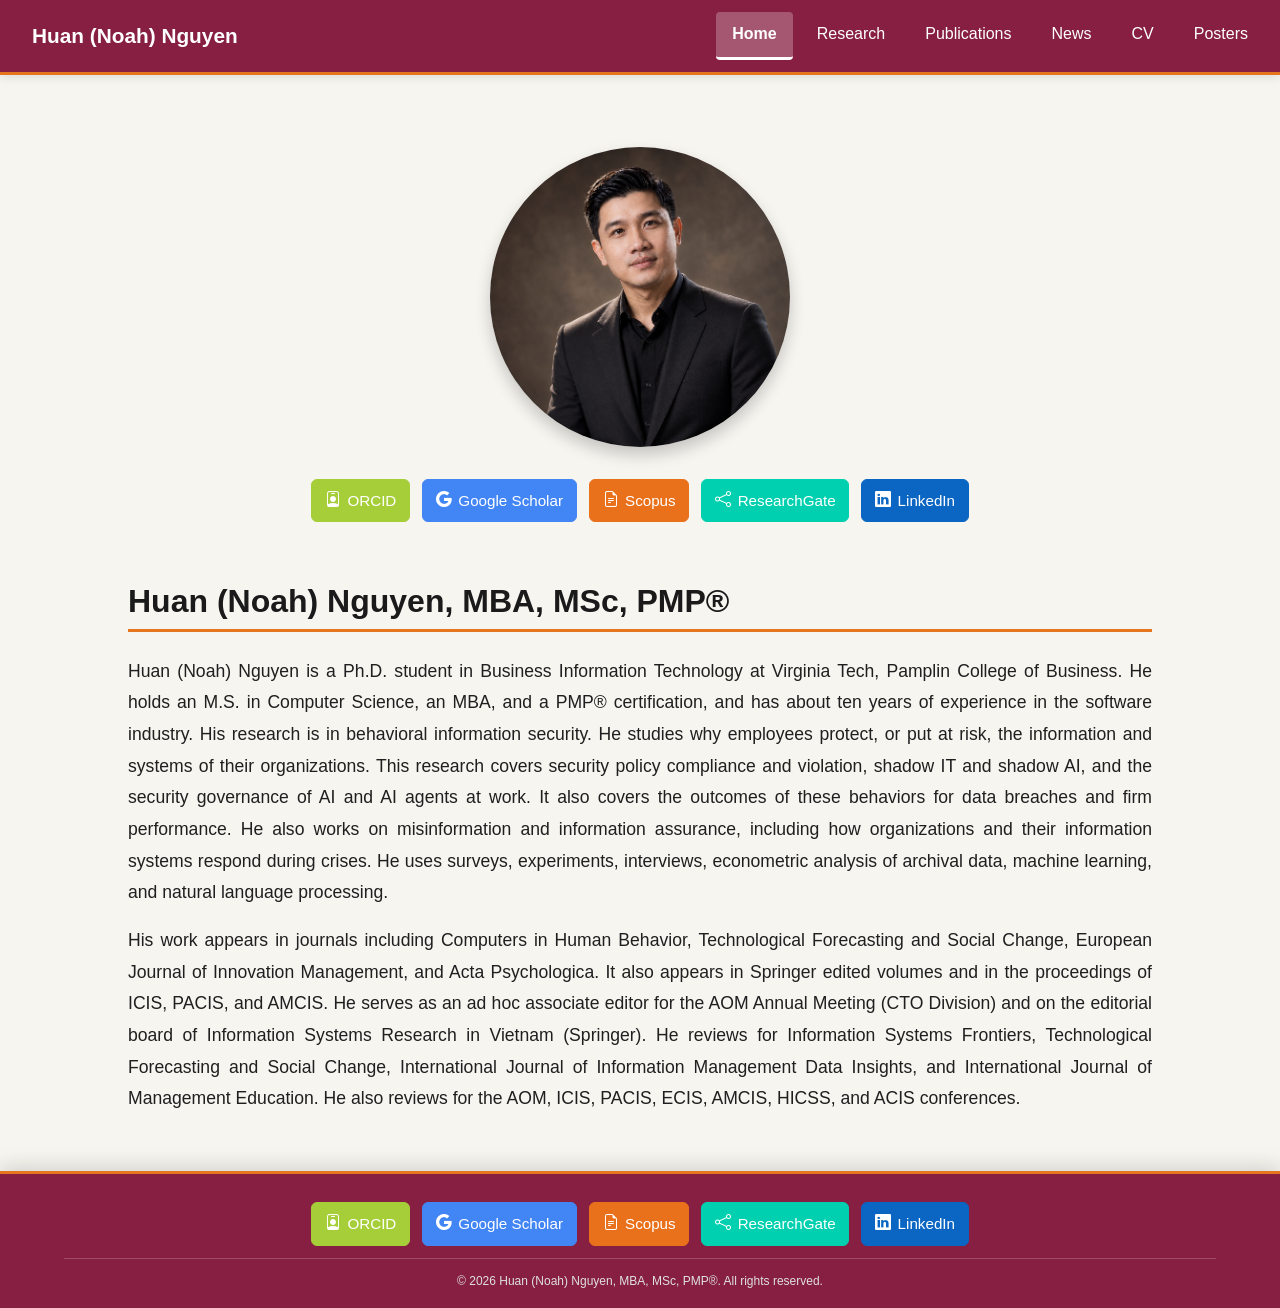
<file: index.html>
<!DOCTYPE html>
<html lang="en">
<head>
    <meta charset="UTF-8">
    <meta name="viewport" content="width=device-width, initial-scale=1.0">
    <title>Huan (Noah) Nguyen, MBA, MSc, PMP® - Portfolio</title>
    <link rel="icon" type="image/svg+xml" href="favicon-maroon.svg">
    <!-- <link rel="alternate icon" type="image/svg+xml" href="favicon-orange.svg"> -->
    <!-- <link rel="alternate icon" type="image/x-icon" href="favicon.ico"> -->

    <!-- Bootstrap CSS -->
    <link href="https://cdn.jsdelivr.net/npm/bootstrap@5.3.0/dist/css/bootstrap.min.css" rel="stylesheet">

    <!-- Bootstrap Icons -->
    <link href="https://cdn.jsdelivr.net/npm/bootstrap-icons@1.11.0/font/bootstrap-icons.css" rel="stylesheet">

    <!-- Custom CSS -->
        <link rel="stylesheet" href="css/styles.css?v1.14">
</head>
<body>
    <!-- Shared Header -->
    <div id="site-header"></div>

    <!-- Main Content -->
    <div class="main-content">
        <section class="home">

            <div class="text-justify">
                <div class="text-center">
                    <img class="profile-img profile-img-container" src="assets/images/profile-0.jpg" alt="Huan Hong Nguyen">
                    <div class="academic-links">
                        <ul class="footer-links">
                            <li><a target="_blank" rel="noopener" href="https://orcid.org/0000-0002-1646-8471" title="ORCID"><i class="bi bi-person-badge"></i> ORCID</a></li>
                            <li><a target="_blank" rel="noopener" href="https://scholar.google.com/citations?user=eHh0wWkAAAAJ" title="Google Scholar"><i class="bi bi-google"></i> Google Scholar</a></li>
                            <li><a target="_blank" rel="noopener" href="https://www.scopus.com/authid/detail.uri?authorId=58810901600" title="Scopus"><i class="bi bi-file-earmark-text"></i> Scopus</a></li>
                            <li><a target="_blank" rel="noopener" href="https://www.researchgate.net/profile/Huan-Nguyen-52" title="ResearchGate"><i class="bi bi-share"></i> ResearchGate</a></li>
                            <li><a target="_blank" rel="noopener" href="https://www.linkedin.com/in/noahnguyenphd" title="LinkedIn"><i class="bi bi-linkedin"></i> LinkedIn</a></li>
                        </ul>
                    </div>
                </div>
                
                <br />
                
                <h2>Huan (Noah) Nguyen, MBA, MSc, PMP®</h2>
                <p>Huan (Noah) Nguyen is a Ph.D. student in Business Information Technology at Virginia Tech, Pamplin College of Business. He holds an M.S. in Computer Science, an MBA, and a PMP® certification, and has about ten years of experience in the software industry. His research is in behavioral information security. He studies why employees protect, or put at risk, the information and systems of their organizations. This research covers security policy compliance and violation, shadow IT and shadow AI, and the security governance of AI and AI agents at work. It also covers the outcomes of these behaviors for data breaches and firm performance. He also works on misinformation and information assurance, including how organizations and their information systems respond during crises. He uses surveys, experiments, interviews, econometric analysis of archival data, machine learning, and natural language processing.</p>
                <p>His work appears in journals including Computers in Human Behavior, Technological Forecasting and Social Change, European Journal of Innovation Management, and Acta Psychologica. It also appears in Springer edited volumes and in the proceedings of ICIS, PACIS, and AMCIS. He serves as an ad hoc associate editor for the AOM Annual Meeting (CTO Division) and on the editorial board of Information Systems Research in Vietnam (Springer). He reviews for Information Systems Frontiers, Technological Forecasting and Social Change, International Journal of Information Management Data Insights, and International Journal of Management Education. He also reviews for the AOM, ICIS, PACIS, ECIS, AMCIS, HICSS, and ACIS conferences.</p>
            </div>
        </section>
    </div>

    <!-- Shared Footer -->
    <div id="site-footer"></div>

    <!-- Bootstrap JS -->
    <script src="https://cdn.jsdelivr.net/npm/bootstrap@5.3.0/dist/js/bootstrap.bundle.min.js"></script>

    <!-- Custom JS -->
    <script src="js/main.js"></script>
</body>
</html>
</file>
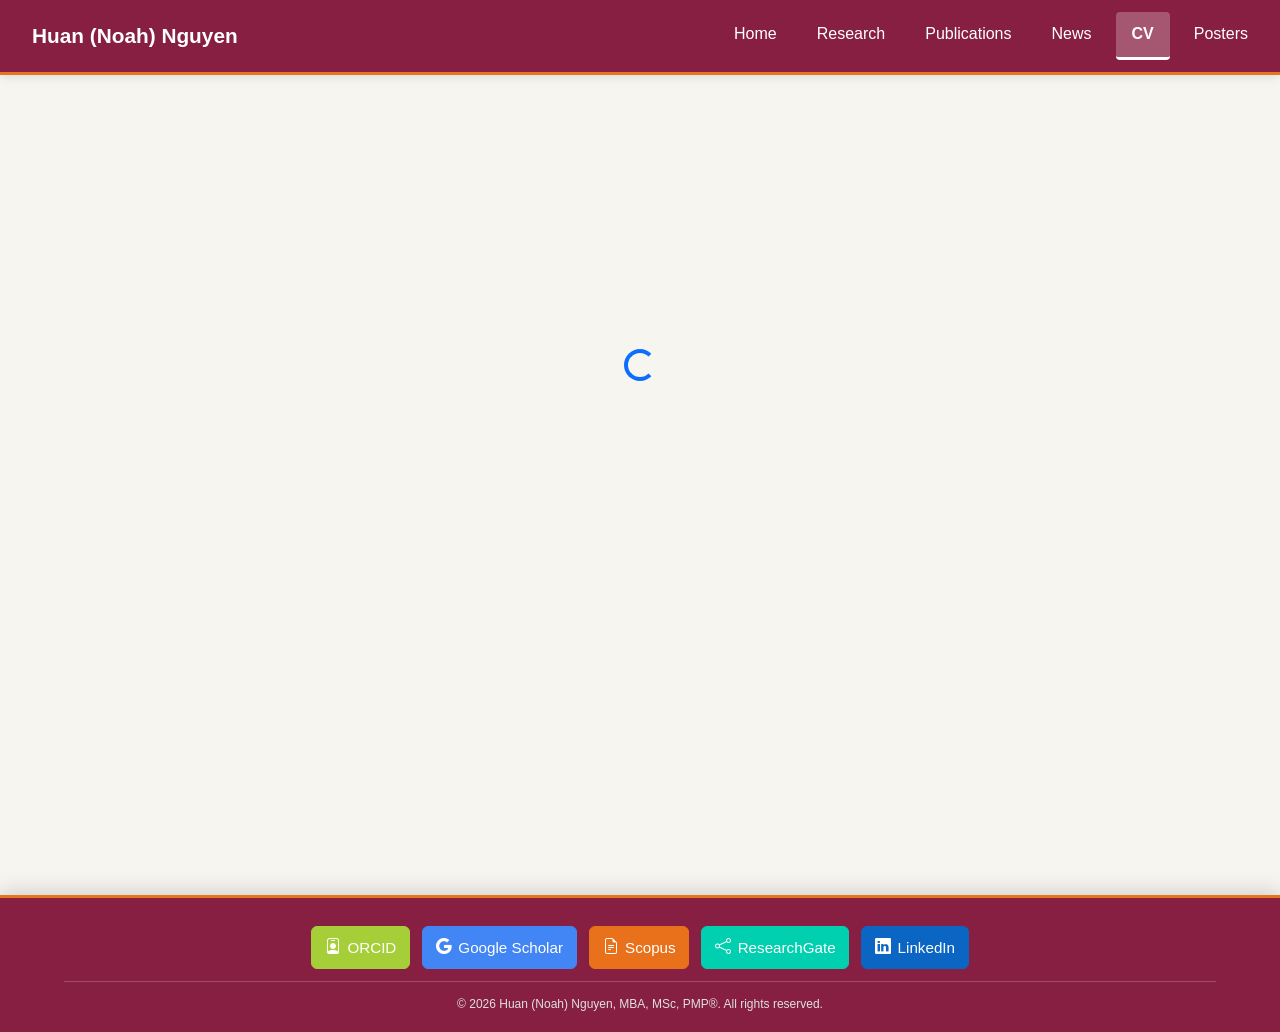
<file: cv.html>
<!DOCTYPE html>
<html lang="en">
<head>
    <meta charset="UTF-8">
    <meta name="viewport" content="width=device-width, initial-scale=1.0">
    <title>CV - Huan (Noah) Nguyen, MBA, MSc, PMP®</title>
    <link rel="icon" type="image/svg+xml" href="favicon-maroon.svg">
    <!-- <link rel="alternate icon" type="image/svg+xml" href="favicon-orange.svg"> -->
    <!-- <link rel="alternate icon" type="image/x-icon" href="favicon.ico"> -->

    <!-- Bootstrap CSS -->
    <link href="https://cdn.jsdelivr.net/npm/bootstrap@5.3.0/dist/css/bootstrap.min.css" rel="stylesheet">

    <!-- Bootstrap Icons -->
    <link href="https://cdn.jsdelivr.net/npm/bootstrap-icons@1.11.0/font/bootstrap-icons.css" rel="stylesheet">

    <!-- Custom CSS -->
    <link rel="stylesheet" href="css/styles.css?v1.14">
</head>
<body>
    <!-- Shared Header -->
    <div id="site-header"></div>

    <!-- Main Content -->
    <div class="main-content">
        <section class="cv">
            <div id="loading-spinner" class="loading-spinner">
                <div class="spinner-border text-primary" role="status">
                    <span class="visually-hidden">Loading...</span>
                </div>
            </div>
            <div class="cv-container hidden" id="cv-container">
                <iframe
                    id="cv-iframe"
                    title="Resume of Huan H. Nguyen"
                    src="https://drive.google.com/file/d/1-PWpUFw1HLDIFezl9UJqdktbX2PMOcJl/preview"
                    allow="autoplay"
                ></iframe>
            </div>
        </section>
    </div>

    <!-- Shared Footer -->
    <div id="site-footer"></div>

    <!-- Bootstrap JS -->
    <script src="https://cdn.jsdelivr.net/npm/bootstrap@5.3.0/dist/js/bootstrap.bundle.min.js"></script>

    <!-- Custom JS -->
    <script src="js/main.js"></script>
    <script>
        // Handle iframe loading
        const iframe = document.getElementById('cv-iframe');
        const spinner = document.getElementById('loading-spinner');
        const cvContainer = document.getElementById('cv-container');

        iframe.addEventListener('load', function() {
            spinner.style.display = 'none';
            cvContainer.classList.remove('hidden');
        });
    </script>
</body>
</html>
</file>
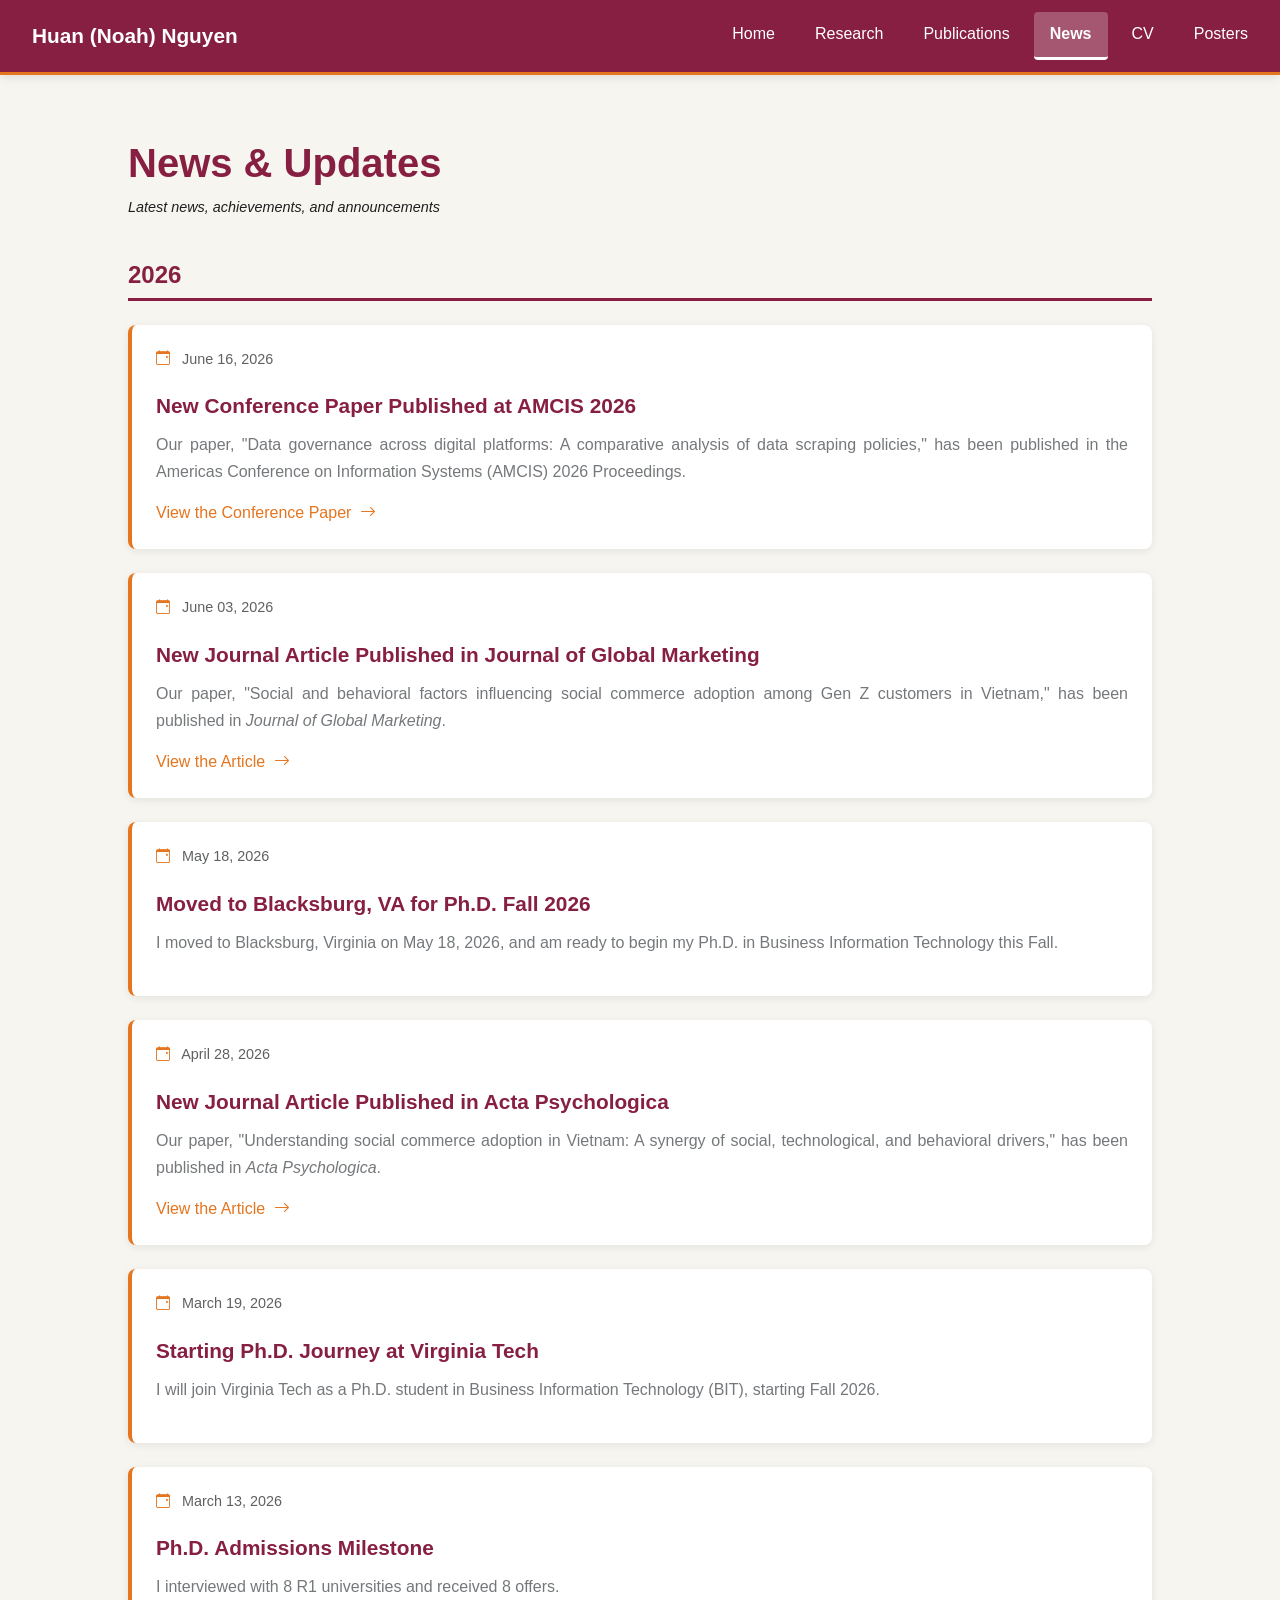
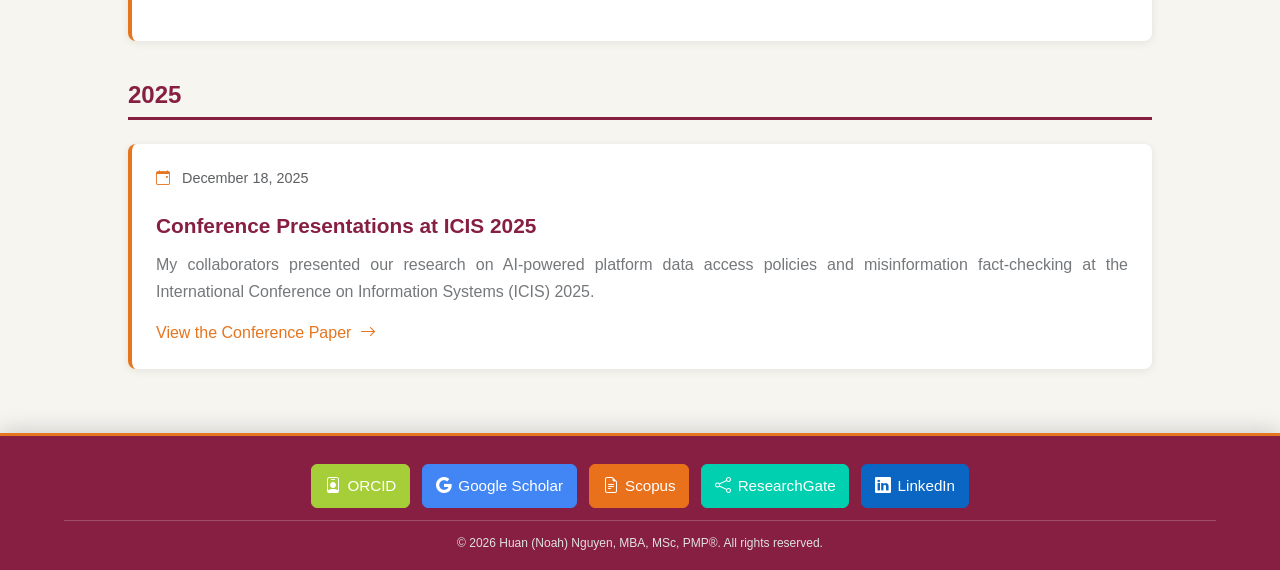
<file: news.html>
﻿<!DOCTYPE html>
<html lang="en">
<head>
    <meta charset="UTF-8">
    <meta name="viewport" content="width=device-width, initial-scale=1.0">
    <title>News & Updates - Huan (Noah) Nguyen, MBA, MSc, PMP®</title>
    <link rel="icon" type="image/svg+xml" href="favicon-maroon.svg">
    <!-- <link rel="alternate icon" type="image/svg+xml" href="favicon-orange.svg"> -->
    <!-- <link rel="alternate icon" type="image/x-icon" href="favicon.ico"> -->

    <!-- Bootstrap CSS -->
    <link href="https://cdn.jsdelivr.net/npm/bootstrap@5.3.0/dist/css/bootstrap.min.css" rel="stylesheet">

    <!-- Bootstrap Icons -->
    <link href="https://cdn.jsdelivr.net/npm/bootstrap-icons@1.11.0/font/bootstrap-icons.css" rel="stylesheet">

    <!-- Custom CSS -->
    <link rel="stylesheet" href="css/styles.css?v1.14">
</head>
<body>
    <!-- Shared Header -->
    <div id="site-header"></div>

    <!-- Main Content -->
    <div class="main-content">
        <section class="news">
            <h1>News & Updates</h1>
            <p style="font-style: italic; font-size: 0.9rem; margin-bottom: 2rem;">Latest news, achievements, and announcements</p>

            <!-- 2026 News -->
            <h2 class="year-divider">2026</h2>

            <div class="news-item">
                <div class="news-date">
                    <i class="bi bi-calendar-event"></i> June 16, 2026
                </div>
                <h3 class="news-title">New Conference Paper Published at AMCIS 2026</h3>
                <p class="news-content">
                    Our paper, "Data governance across digital platforms: A comparative analysis of data scraping policies," has been published in the Americas Conference on Information Systems (AMCIS) 2026 Proceedings.
                </p>
                <a href="https://aisel.aisnet.org/amcis2026/sigadit/sigadit/21" target="_blank" rel="noopener" class="news-link">View the Conference Paper <i class="bi bi-arrow-right"></i></a>
            </div>

            <div class="news-item">
                <div class="news-date">
                    <i class="bi bi-calendar-event"></i> June 03, 2026
                </div>
                <h3 class="news-title">New Journal Article Published in Journal of Global Marketing</h3>
                <p class="news-content">
                    Our paper, "Social and behavioral factors influencing social commerce adoption among Gen Z customers in Vietnam," has been published in <em>Journal of Global Marketing</em>.
                </p>
                <a href="https://doi.org/10.1080/08911762.2026.2682331" target="_blank" rel="noopener" class="news-link">View the Article <i class="bi bi-arrow-right"></i></a>
            </div>

            <div class="news-item">
                <div class="news-date">
                    <i class="bi bi-calendar-event"></i> May 18, 2026
                </div>
                <h3 class="news-title">Moved to Blacksburg, VA for Ph.D. Fall 2026</h3>
                <p class="news-content">
                    I moved to Blacksburg, Virginia on May 18, 2026, and am ready to begin my Ph.D. in Business Information Technology this Fall.
                </p>
            </div>

            <div class="news-item">
                <div class="news-date">
                    <i class="bi bi-calendar-event"></i> April 28, 2026
                </div>
                <h3 class="news-title">New Journal Article Published in Acta Psychologica</h3>
                <p class="news-content">
                    Our paper, "Understanding social commerce adoption in Vietnam: A synergy of social, technological, and behavioral drivers," has been published in <em>Acta Psychologica</em>.
                </p>
                <a href="https://doi.org/10.1016/j.actpsy.2026.106925" target="_blank" rel="noopener" class="news-link">View the Article <i class="bi bi-arrow-right"></i></a>
            </div>

            <div class="news-item">
                <div class="news-date">
                    <i class="bi bi-calendar-event"></i> March 19, 2026
                </div>
                <h3 class="news-title">Starting Ph.D. Journey at Virginia Tech</h3>
                <p class="news-content">
                    I will join Virginia Tech as a Ph.D. student in Business Information Technology (BIT), starting Fall 2026.
                </p>
            </div>

            <div class="news-item">
                <div class="news-date">
                    <i class="bi bi-calendar-event"></i> March 13, 2026
                </div>
                <h3 class="news-title">Ph.D. Admissions Milestone</h3>
                <p class="news-content">
                    I interviewed with 8 R1 universities and received 8 offers.
                </p>
            </div>

            <!-- 2025 News -->
            <h2 class="year-divider">2025</h2>
            <div class="news-item">
                <div class="news-date">
                    <i class="bi bi-calendar-event"></i> December 18, 2025
                </div>
                <h3 class="news-title">Conference Presentations at ICIS 2025</h3>
                <p class="news-content">
                    My collaborators presented our research on AI-powered platform data access policies and misinformation fact-checking at the International Conference on Information Systems (ICIS) 2025.
                </p>
                <a href="https://aisel.aisnet.org/icis2025/cyb_security/cyb_security/19" target="_blank" rel="noopener" class="news-link">View the Conference Paper <i class="bi bi-arrow-right"></i></a>
            </div>
        </section>
    </div>

    <!-- Shared Footer -->
    <div id="site-footer"></div>

    <!-- Bootstrap JS -->
    <script src="https://cdn.jsdelivr.net/npm/bootstrap@5.3.0/dist/js/bootstrap.bundle.min.js"></script>

    <!-- Custom JS -->
    <script src="js/main.js"></script>
</body>
</html>
</file>
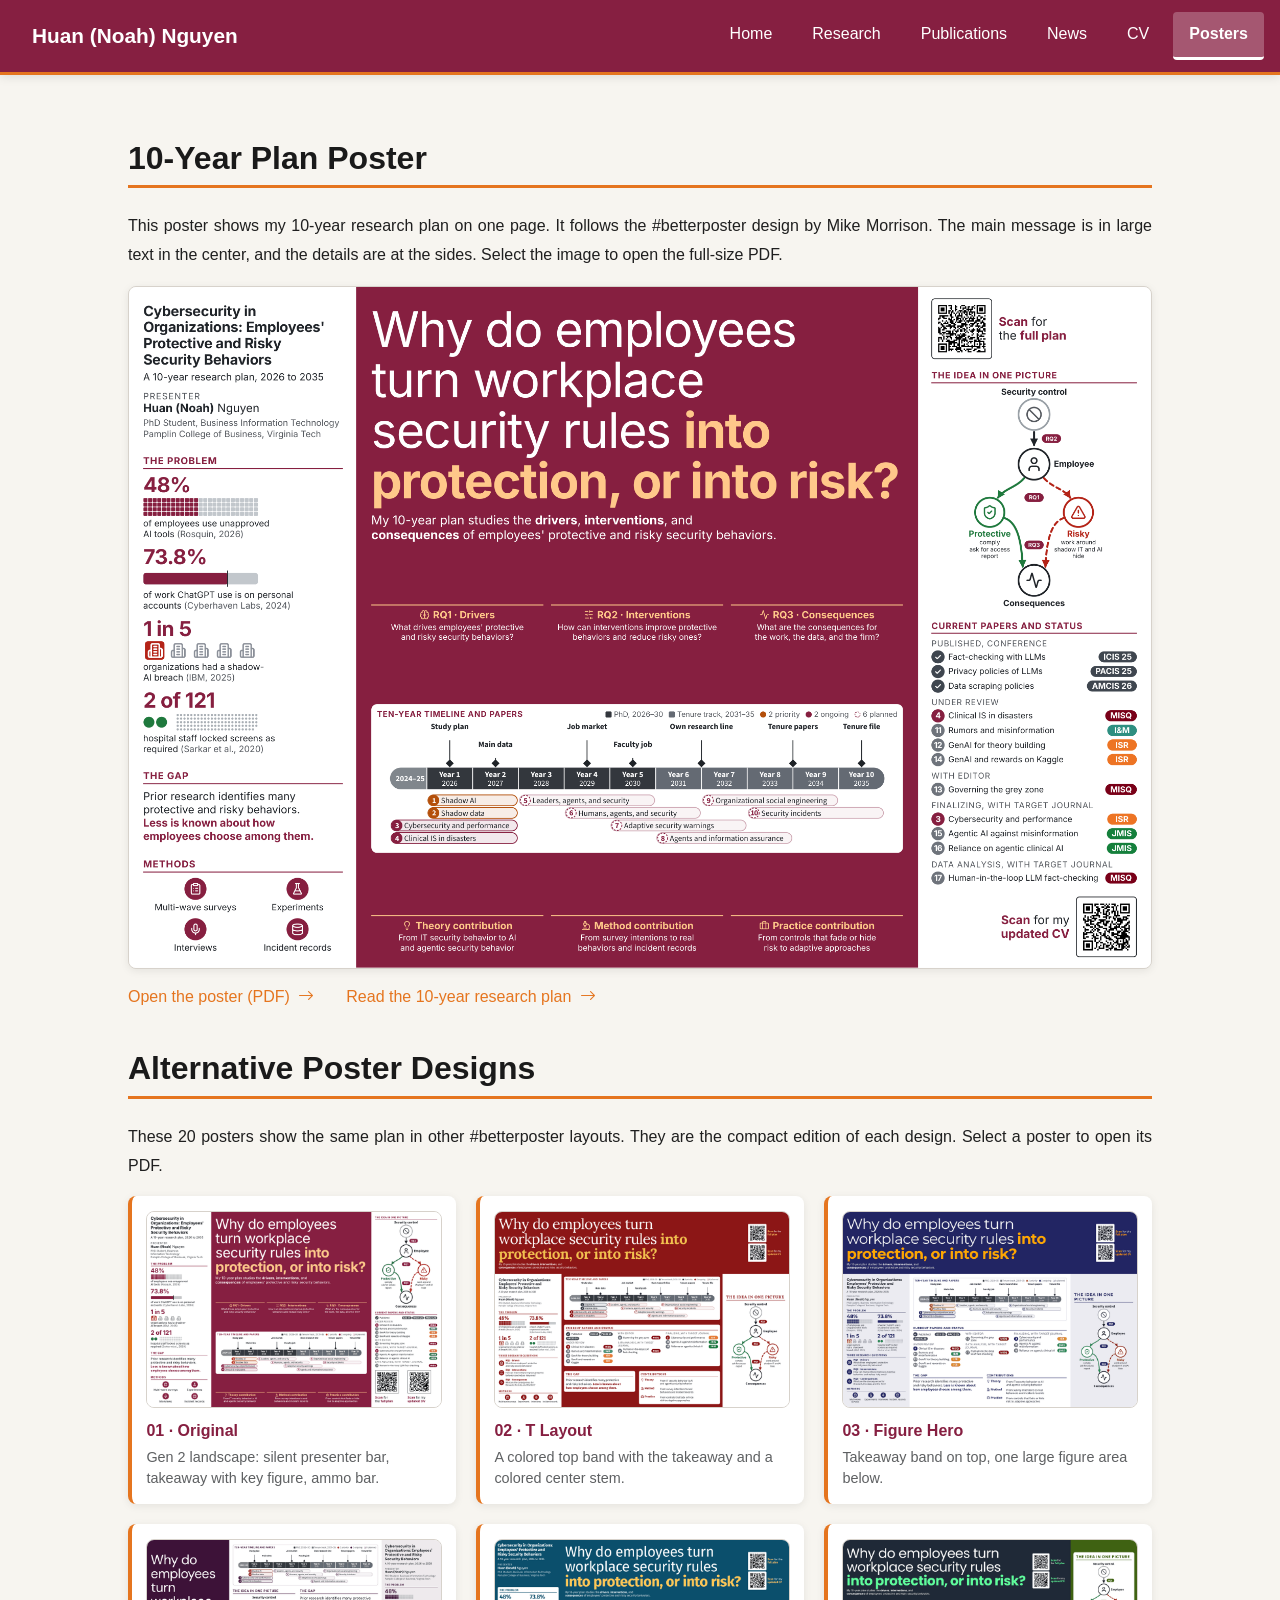
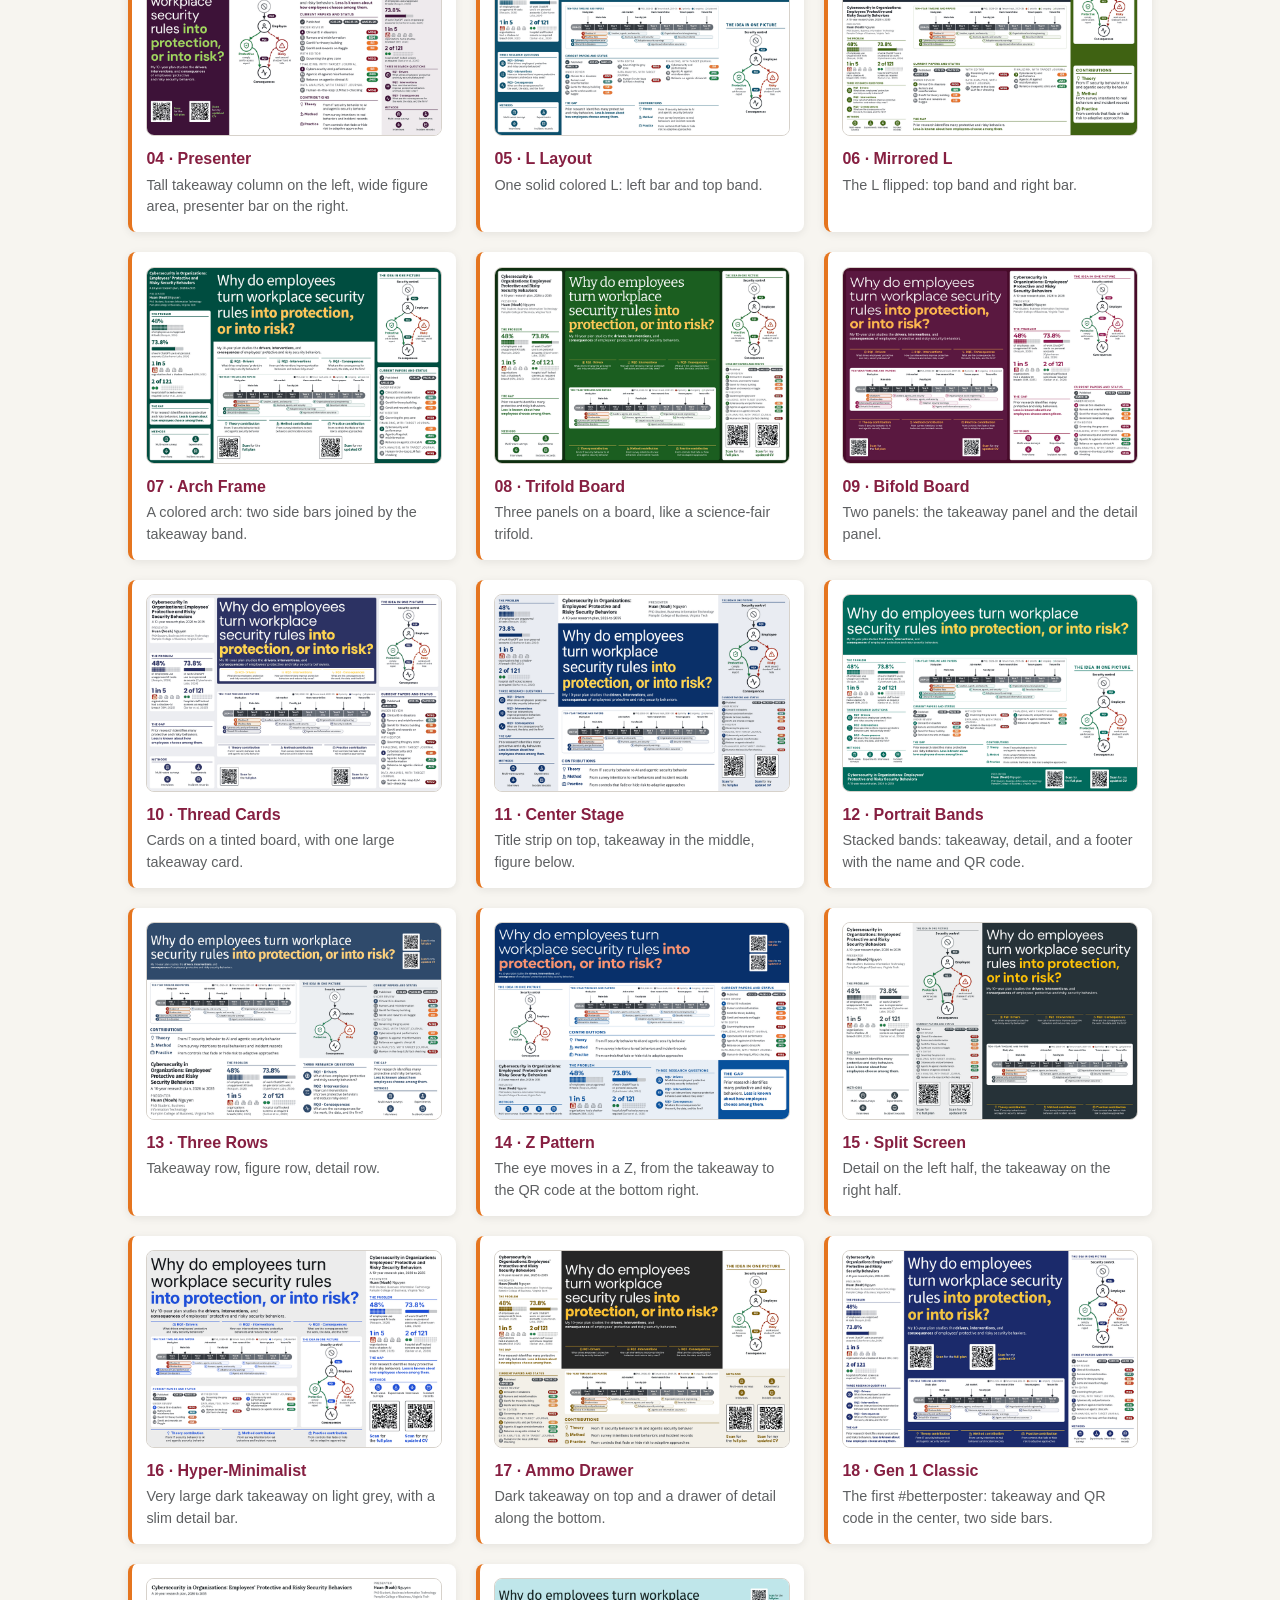
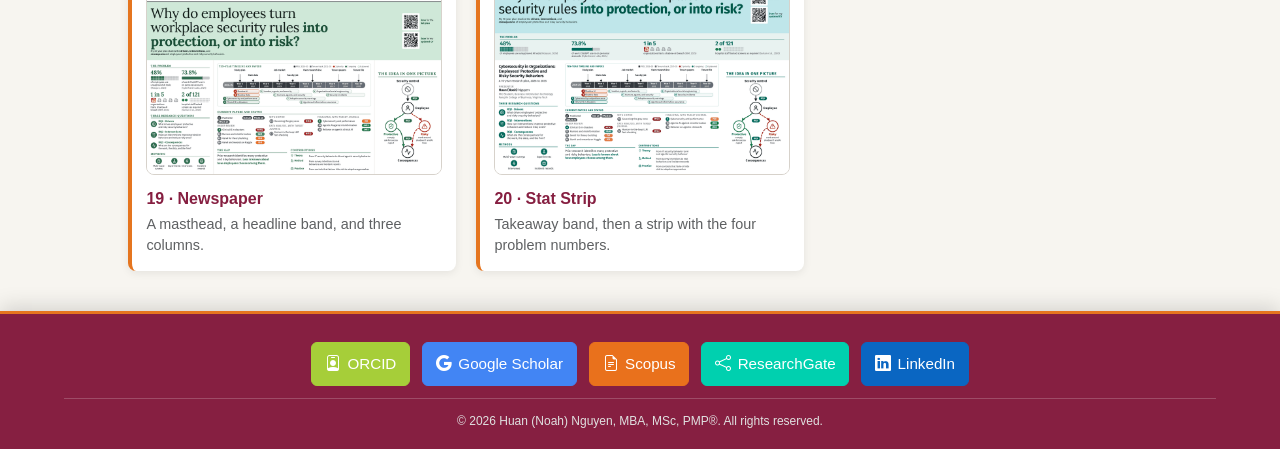
<file: posters.html>
<!DOCTYPE html>
<html lang="en">
<head>
    <meta charset="UTF-8">
    <meta name="viewport" content="width=device-width, initial-scale=1.0">
    <title>Posters - Huan (Noah) Nguyen, MBA, MSc, PMP®</title>
    <meta name="description" content="Posters of the 10-year research plan of Huan (Noah) Nguyen, Virginia Tech, in the #betterposter design.">
    <link rel="icon" type="image/svg+xml" href="favicon-maroon.svg">

    <!-- Bootstrap CSS -->
    <link href="https://cdn.jsdelivr.net/npm/bootstrap@5.3.0/dist/css/bootstrap.min.css" rel="stylesheet">

    <!-- Bootstrap Icons -->
    <link href="https://cdn.jsdelivr.net/npm/bootstrap-icons@1.11.0/font/bootstrap-icons.css" rel="stylesheet">

    <!-- Custom CSS -->
    <link rel="stylesheet" href="css/styles.css?v1.14">

    <!-- Styles for this page only -->
    <style>
        .poster-main {
            display: block;
            margin-bottom: 1rem;
        }

        .poster-main img,
        .poster-card img {
            display: block;
            width: 100%;
            height: auto;
            background: #fff;
            border: 1px solid var(--vt-line);
            border-radius: 8px;
        }

        .poster-main img {
            box-shadow: 0 2px 8px rgba(0, 0, 0, 0.08);
        }

        .poster-links {
            display: flex;
            flex-wrap: wrap;
            gap: 0.5rem 2rem;
            margin-bottom: 2.5rem;
        }

        .poster-grid {
            display: grid;
            grid-template-columns: repeat(auto-fill, minmax(280px, 1fr));
            gap: 1.25rem;
        }

        .poster-card {
            display: block;
            background: #fff;
            border-left: 4px solid var(--vt-burnt-orange);
            border-radius: 8px;
            padding: 0.9rem;
            box-shadow: 0 2px 8px rgba(0, 0, 0, 0.08);
            transition: all 0.3s ease;
        }

        .poster-card:hover {
            color: inherit;
            box-shadow: 0 4px 16px rgba(0, 0, 0, 0.12);
            transform: translateY(-2px);
        }

        .poster-name {
            display: block;
            margin-top: 0.7rem;
            font-weight: 600;
            color: var(--vt-maroon);
        }

        .poster-desc {
            display: block;
            margin-top: 0.2rem;
            font-size: 0.9rem;
            line-height: 1.5;
            color: var(--vt-muted-dark);
        }
    </style>
</head>
<body>
    <!-- Shared Header -->
    <div id="site-header"></div>

    <!-- Main Content -->
    <div class="main-content">
        <section class="posters">
            <h2>10-Year Plan Poster</h2>
            <p>This poster shows my 10-year research plan on one page. It follows the #betterposter design by Mike
                Morrison. The main message is in large text in the center, and the details are at the sides. Select
                the image to open the full-size PDF.</p>
            <a class="poster-main" href="assets/posters/10-year-plan-poster.pdf" target="_blank" rel="noopener">
                <img src="assets/posters/10-year-plan-poster.png" width="2000" height="1334"
                    alt="Poster of the 10-year research plan. Its main message asks why employees turn workplace security rules into protection, or into risk.">
            </a>
            <div class="poster-links">
                <a href="assets/posters/10-year-plan-poster.pdf" class="news-link" target="_blank" rel="noopener">Open
                    the poster (PDF) <i class="bi bi-arrow-right"></i></a>
                <a href="10-year-plan.html" class="news-link">Read the 10-year research plan <i
                        class="bi bi-arrow-right"></i></a>
            </div>

            <h2>Alternative Poster Designs</h2>
            <p>These 20 posters show the same plan in other #betterposter layouts. They are the compact edition of
                each design. Select a poster to open its PDF.</p>
            <div class="poster-grid">
                <a class="poster-card" href="assets/posters/compact/01-original.pdf" target="_blank" rel="noopener">
                    <img src="assets/posters/compact/01-original.png" width="900" height="600" loading="lazy"
                        alt="Poster design 01, Original">
                    <span class="poster-name">01 · Original</span>
                    <span class="poster-desc">Gen 2 landscape: silent presenter bar, takeaway with key figure, ammo bar.</span>
                </a>
                <a class="poster-card" href="assets/posters/compact/02-t-layout.pdf" target="_blank" rel="noopener">
                    <img src="assets/posters/compact/02-t-layout.png" width="900" height="600" loading="lazy"
                        alt="Poster design 02, T Layout">
                    <span class="poster-name">02 · T Layout</span>
                    <span class="poster-desc">A colored top band with the takeaway and a colored center stem.</span>
                </a>
                <a class="poster-card" href="assets/posters/compact/03-figure-hero.pdf" target="_blank" rel="noopener">
                    <img src="assets/posters/compact/03-figure-hero.png" width="900" height="600" loading="lazy"
                        alt="Poster design 03, Figure Hero">
                    <span class="poster-name">03 · Figure Hero</span>
                    <span class="poster-desc">Takeaway band on top, one large figure area below.</span>
                </a>
                <a class="poster-card" href="assets/posters/compact/04-presenter.pdf" target="_blank" rel="noopener">
                    <img src="assets/posters/compact/04-presenter.png" width="900" height="600" loading="lazy"
                        alt="Poster design 04, Presenter">
                    <span class="poster-name">04 · Presenter</span>
                    <span class="poster-desc">Tall takeaway column on the left, wide figure area, presenter bar on the right.</span>
                </a>
                <a class="poster-card" href="assets/posters/compact/05-l-layout.pdf" target="_blank" rel="noopener">
                    <img src="assets/posters/compact/05-l-layout.png" width="900" height="600" loading="lazy"
                        alt="Poster design 05, L Layout">
                    <span class="poster-name">05 · L Layout</span>
                    <span class="poster-desc">One solid colored L: left bar and top band.</span>
                </a>
                <a class="poster-card" href="assets/posters/compact/06-mirrored-l.pdf" target="_blank" rel="noopener">
                    <img src="assets/posters/compact/06-mirrored-l.png" width="900" height="600" loading="lazy"
                        alt="Poster design 06, Mirrored L">
                    <span class="poster-name">06 · Mirrored L</span>
                    <span class="poster-desc">The L flipped: top band and right bar.</span>
                </a>
                <a class="poster-card" href="assets/posters/compact/07-arch-frame.pdf" target="_blank" rel="noopener">
                    <img src="assets/posters/compact/07-arch-frame.png" width="900" height="600" loading="lazy"
                        alt="Poster design 07, Arch Frame">
                    <span class="poster-name">07 · Arch Frame</span>
                    <span class="poster-desc">A colored arch: two side bars joined by the takeaway band.</span>
                </a>
                <a class="poster-card" href="assets/posters/compact/08-trifold-board.pdf" target="_blank" rel="noopener">
                    <img src="assets/posters/compact/08-trifold-board.png" width="900" height="600" loading="lazy"
                        alt="Poster design 08, Trifold Board">
                    <span class="poster-name">08 · Trifold Board</span>
                    <span class="poster-desc">Three panels on a board, like a science-fair trifold.</span>
                </a>
                <a class="poster-card" href="assets/posters/compact/09-bifold-board.pdf" target="_blank" rel="noopener">
                    <img src="assets/posters/compact/09-bifold-board.png" width="900" height="600" loading="lazy"
                        alt="Poster design 09, Bifold Board">
                    <span class="poster-name">09 · Bifold Board</span>
                    <span class="poster-desc">Two panels: the takeaway panel and the detail panel.</span>
                </a>
                <a class="poster-card" href="assets/posters/compact/10-thread-cards.pdf" target="_blank" rel="noopener">
                    <img src="assets/posters/compact/10-thread-cards.png" width="900" height="600" loading="lazy"
                        alt="Poster design 10, Thread Cards">
                    <span class="poster-name">10 · Thread Cards</span>
                    <span class="poster-desc">Cards on a tinted board, with one large takeaway card.</span>
                </a>
                <a class="poster-card" href="assets/posters/compact/11-center-stage.pdf" target="_blank" rel="noopener">
                    <img src="assets/posters/compact/11-center-stage.png" width="900" height="600" loading="lazy"
                        alt="Poster design 11, Center Stage">
                    <span class="poster-name">11 · Center Stage</span>
                    <span class="poster-desc">Title strip on top, takeaway in the middle, figure below.</span>
                </a>
                <a class="poster-card" href="assets/posters/compact/12-portrait-bands.pdf" target="_blank" rel="noopener">
                    <img src="assets/posters/compact/12-portrait-bands.png" width="900" height="600" loading="lazy"
                        alt="Poster design 12, Portrait Bands">
                    <span class="poster-name">12 · Portrait Bands</span>
                    <span class="poster-desc">Stacked bands: takeaway, detail, and a footer with the name and QR code.</span>
                </a>
                <a class="poster-card" href="assets/posters/compact/13-three-rows.pdf" target="_blank" rel="noopener">
                    <img src="assets/posters/compact/13-three-rows.png" width="900" height="600" loading="lazy"
                        alt="Poster design 13, Three Rows">
                    <span class="poster-name">13 · Three Rows</span>
                    <span class="poster-desc">Takeaway row, figure row, detail row.</span>
                </a>
                <a class="poster-card" href="assets/posters/compact/14-z-pattern.pdf" target="_blank" rel="noopener">
                    <img src="assets/posters/compact/14-z-pattern.png" width="900" height="600" loading="lazy"
                        alt="Poster design 14, Z Pattern">
                    <span class="poster-name">14 · Z Pattern</span>
                    <span class="poster-desc">The eye moves in a Z, from the takeaway to the QR code at the bottom right.</span>
                </a>
                <a class="poster-card" href="assets/posters/compact/15-split-screen.pdf" target="_blank" rel="noopener">
                    <img src="assets/posters/compact/15-split-screen.png" width="900" height="600" loading="lazy"
                        alt="Poster design 15, Split Screen">
                    <span class="poster-name">15 · Split Screen</span>
                    <span class="poster-desc">Detail on the left half, the takeaway on the right half.</span>
                </a>
                <a class="poster-card" href="assets/posters/compact/16-hyper-minimalist.pdf" target="_blank" rel="noopener">
                    <img src="assets/posters/compact/16-hyper-minimalist.png" width="900" height="600" loading="lazy"
                        alt="Poster design 16, Hyper-Minimalist">
                    <span class="poster-name">16 · Hyper-Minimalist</span>
                    <span class="poster-desc">Very large dark takeaway on light grey, with a slim detail bar.</span>
                </a>
                <a class="poster-card" href="assets/posters/compact/17-ammo-drawer.pdf" target="_blank" rel="noopener">
                    <img src="assets/posters/compact/17-ammo-drawer.png" width="900" height="600" loading="lazy"
                        alt="Poster design 17, Ammo Drawer">
                    <span class="poster-name">17 · Ammo Drawer</span>
                    <span class="poster-desc">Dark takeaway on top and a drawer of detail along the bottom.</span>
                </a>
                <a class="poster-card" href="assets/posters/compact/18-gen-1-classic.pdf" target="_blank" rel="noopener">
                    <img src="assets/posters/compact/18-gen-1-classic.png" width="900" height="600" loading="lazy"
                        alt="Poster design 18, Gen 1 Classic">
                    <span class="poster-name">18 · Gen 1 Classic</span>
                    <span class="poster-desc">The first #betterposter: takeaway and QR code in the center, two side bars.</span>
                </a>
                <a class="poster-card" href="assets/posters/compact/19-newspaper.pdf" target="_blank" rel="noopener">
                    <img src="assets/posters/compact/19-newspaper.png" width="900" height="600" loading="lazy"
                        alt="Poster design 19, Newspaper">
                    <span class="poster-name">19 · Newspaper</span>
                    <span class="poster-desc">A masthead, a headline band, and three columns.</span>
                </a>
                <a class="poster-card" href="assets/posters/compact/20-stat-strip.pdf" target="_blank" rel="noopener">
                    <img src="assets/posters/compact/20-stat-strip.png" width="900" height="600" loading="lazy"
                        alt="Poster design 20, Stat Strip">
                    <span class="poster-name">20 · Stat Strip</span>
                    <span class="poster-desc">Takeaway band, then a strip with the four problem numbers.</span>
                </a>
            </div>
        </section>
    </div>

    <!-- Shared Footer -->
    <div id="site-footer"></div>

    <!-- Bootstrap JS -->
    <script src="https://cdn.jsdelivr.net/npm/bootstrap@5.3.0/dist/js/bootstrap.bundle.min.js"></script>

    <!-- Custom JS -->
    <script src="js/main.js"></script>
</body>
</html>
</file>
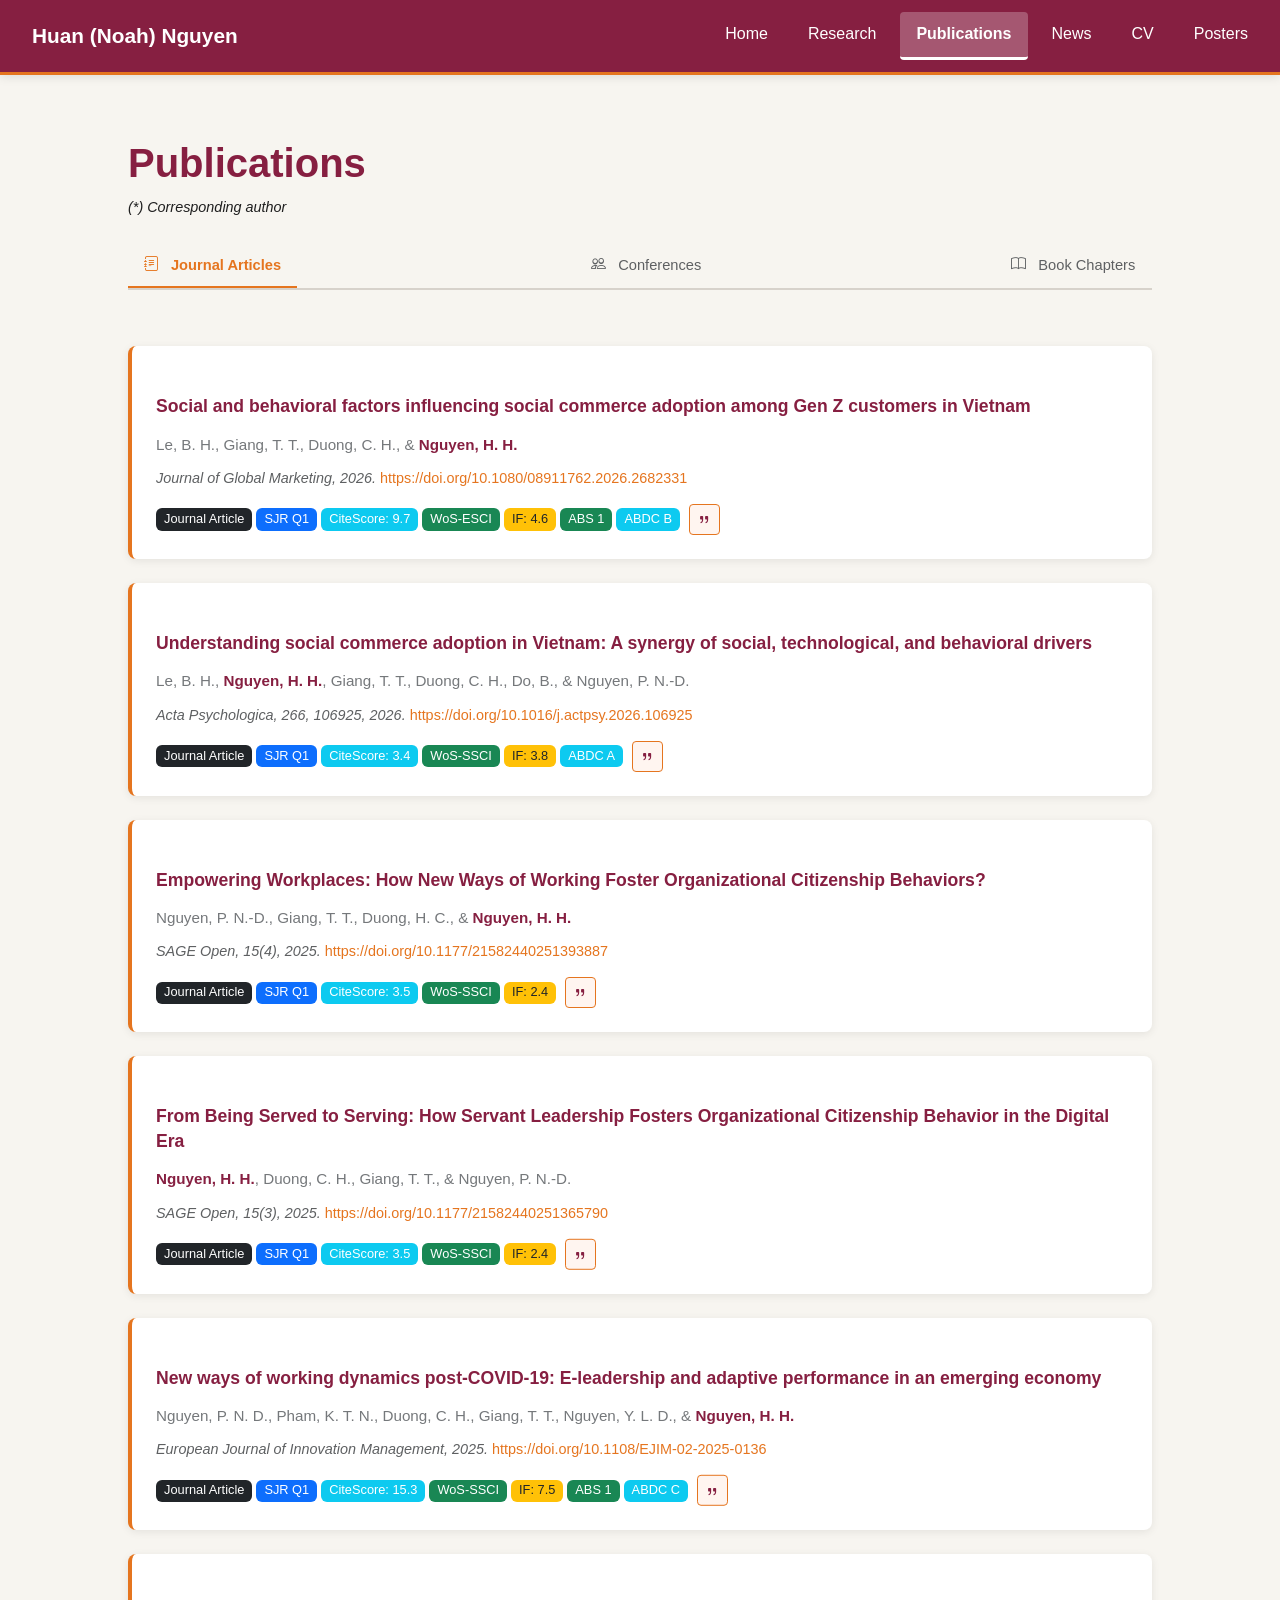
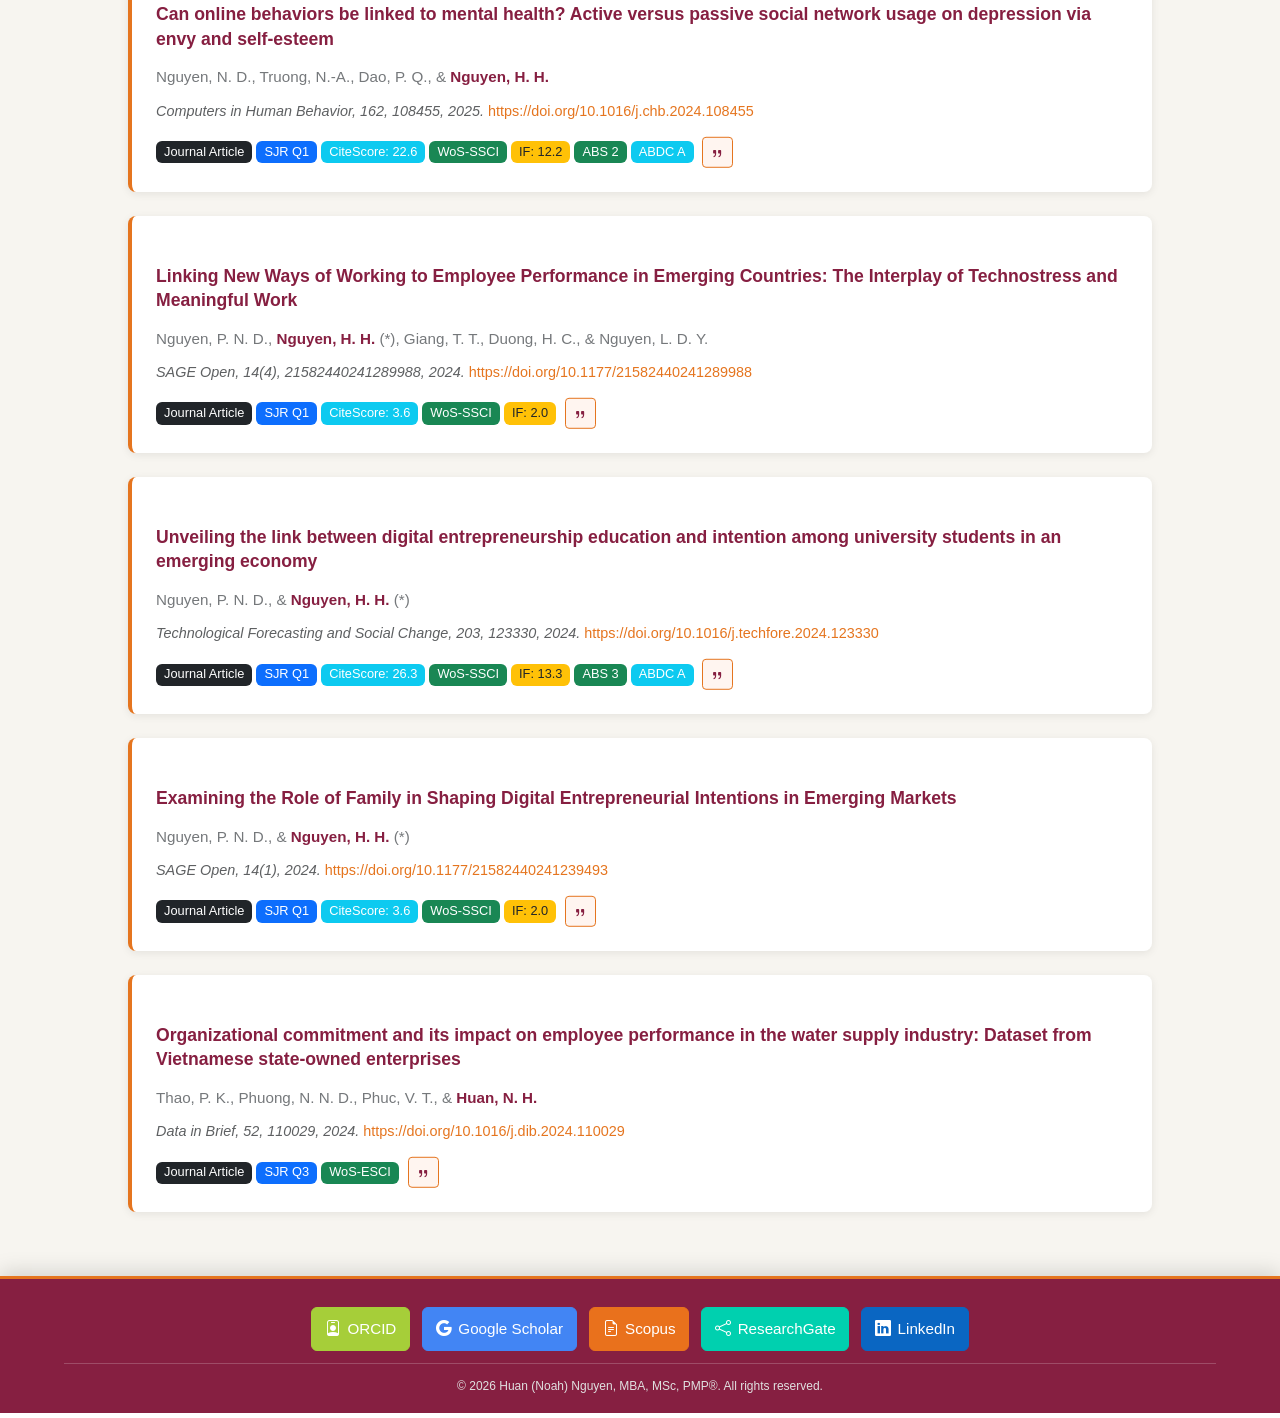
<file: publications.html>
<!DOCTYPE html>
<html lang="en">
<head>
    <meta charset="UTF-8">
    <meta name="viewport" content="width=device-width, initial-scale=1.0">
    <title>Publications - Huan (Noah) Nguyen, MBA, MSc, PMP®</title>
    <link rel="icon" type="image/svg+xml" href="favicon-maroon.svg">
    <!-- <link rel="alternate icon" type="image/svg+xml" href="favicon-orange.svg"> -->
    <!-- <link rel="alternate icon" type="image/x-icon" href="favicon.ico"> -->

    <!-- Bootstrap CSS -->
    <link href="https://cdn.jsdelivr.net/npm/bootstrap@5.3.0/dist/css/bootstrap.min.css" rel="stylesheet">

    <!-- Bootstrap Icons -->
    <link href="https://cdn.jsdelivr.net/npm/bootstrap-icons@1.11.0/font/bootstrap-icons.css" rel="stylesheet">

    <!-- Custom CSS -->
            <link rel="stylesheet" href="css/styles.css?v1.14">
</head>
<body>
    <!-- Shared Header -->
    <div id="site-header"></div>

    <!-- Main Content -->
    <div class="main-content">
        <section class="publications">
            <h1>Publications</h1>
            <p style="font-style: italic; font-size: 0.9rem; margin-bottom: 1.5rem;">(*) Corresponding author</p>
            
            <!-- Publication Tabs -->
            <ul class="nav nav-tabs" id="publicationTabs" role="tablist">
                <li class="nav-item" role="presentation">
                    <button class="nav-link active" id="journals-tab" data-bs-toggle="tab" data-bs-target="#journals" type="button" role="tab" aria-controls="journals" aria-selected="true">
                        <i class="bi bi-journal-text"></i> Journal Articles
                    </button>
                </li>
                <li class="nav-item" role="presentation">
                    <button class="nav-link" id="conferences-tab" data-bs-toggle="tab" data-bs-target="#conferences" type="button" role="tab" aria-controls="conferences" aria-selected="false">
                        <i class="bi bi-people"></i> Conferences
                    </button>
                </li>
                <li class="nav-item" role="presentation">
                    <button class="nav-link" id="books-tab" data-bs-toggle="tab" data-bs-target="#books" type="button" role="tab" aria-controls="books" aria-selected="false">
                        <i class="bi bi-book"></i> Book Chapters
                    </button>
                </li>
            </ul>

            <!-- Tab Content -->
            <div class="tab-content" id="publicationTabContent">
                <!-- Journal Articles Tab -->
                <div class="tab-pane fade show active" id="journals" role="tabpanel" aria-labelledby="journals-tab">

            <div class="publication-item">
                <h3 class="pub-title">Social and behavioral factors influencing social commerce adoption among Gen Z customers in Vietnam</h3>
                <p class="pub-authors">Le, B. H., Giang, T. T., Duong, C. H., & <strong>Nguyen, H. H.</strong></p>
                <p class="pub-venue"><em>Journal of Global Marketing</em>, 2026. <a href="https://doi.org/10.1080/08911762.2026.2682331" target="_blank" rel="noopener" class="doi-link">https://doi.org/10.1080/08911762.2026.2682331</a></p>
                <div class="pub-metrics">
                    <span class="badge bg-dark">Journal Article</span>
                    <span class="badge bg-primary">SJR Q1</span>
                    <span class="badge bg-info">CiteScore: 9.7</span>
                    <span class="badge bg-success">WoS-ESCI</span>
                    <span class="badge bg-warning text-dark">IF: 4.6</span>
                    <span class="badge bg-success">ABS 1</span>
                    <span class="badge bg-info">ABDC B</span>
                    <a href="#" data-bs-toggle="collapse" data-bs-target="#cite18" class="citation-icon" title="Show citation"><i class="bi bi-quote" style="transform: rotate(180deg);"></i></a>
                </div>
                <div id="cite18" class="collapse citation-box">
                    <div style="display: flex; justify-content: space-between; align-items: center; margin-bottom: 0.5rem;">
                        <p style="margin: 0;"><strong>APA7 Citation:</strong></p>
                        <button class="copy-btn" onclick="copyCitation(event, 'cite18-text')" title="Copy citation"><i class="bi bi-clipboard"></i> Copy</button>
                    </div>
                    <p id="cite18-text" class="citation-text">Le, B. H., Giang, T. T., Duong, C. H., & Nguyen, H. H. (2026). Social and behavioral factors influencing social commerce adoption among Gen Z customers in Vietnam. <i>Journal of Global Marketing</i>. https://doi.org/10.1080/08911762.2026.2682331</p>
                </div>
            </div>

            <div class="publication-item">
                <h3 class="pub-title">Understanding social commerce adoption in Vietnam: A synergy of social, technological, and behavioral drivers</h3>
                <p class="pub-authors">Le, B. H., <strong>Nguyen, H. H.</strong>, Giang, T. T., Duong, C. H., Do, B., & Nguyen, P. N.-D.</p>
                <p class="pub-venue"><em>Acta Psychologica</em>, 266, 106925, 2026. <a href="https://doi.org/10.1016/j.actpsy.2026.106925" target="_blank" class="doi-link">https://doi.org/10.1016/j.actpsy.2026.106925</a></p>
                <div class="pub-metrics">
                    <span class="badge bg-dark">Journal Article</span>
                    <span class="badge bg-primary">SJR Q1</span>
                    <span class="badge bg-info">CiteScore: 3.4</span>
                    <span class="badge bg-success">WoS-SSCI</span>
                    <span class="badge bg-warning text-dark">IF: 3.8</span>
                    <span class="badge bg-info">ABDC A</span>
                    <a href="#" data-bs-toggle="collapse" data-bs-target="#cite17" class="citation-icon" title="Show citation"><i class="bi bi-quote" style="transform: rotate(180deg);"></i></a>
                </div>
                <div id="cite17" class="collapse citation-box">
                    <div style="display: flex; justify-content: space-between; align-items: center; margin-bottom: 0.5rem;">
                        <p style="margin: 0;"><strong>APA7 Citation:</strong></p>
                        <button class="copy-btn" onclick="copyCitation(event, 'cite17-text')" title="Copy citation"><i class="bi bi-clipboard"></i> Copy</button>
                    </div>
                    <p id="cite17-text" class="citation-text">Le, B. H., Nguyen, H. H., Giang, T. T., Duong, C. H., Do, B., & Nguyen, P. N.-D. (2026). Understanding social commerce adoption in Vietnam: A synergy of social, technological, and behavioral drivers. <i>Acta Psychologica, 266</i>, 106925. https://doi.org/10.1016/j.actpsy.2026.106925</p>
                </div>
            </div>

            <div class="publication-item">
                <h3 class="pub-title">Empowering Workplaces: How New Ways of Working Foster Organizational Citizenship Behaviors?</h3>
                <p class="pub-authors">Nguyen, P. N.-D., Giang, T. T., Duong, H. C., & <strong>Nguyen, H. H.</strong></p>
                <p class="pub-venue"><em>SAGE Open</em>, 15(4), 2025. <a href="https://doi.org/10.1177/21582440251393887" target="_blank" class="doi-link">https://doi.org/10.1177/21582440251393887</a></p>
                <div class="pub-metrics">
                    <span class="badge bg-dark">Journal Article</span>
                    <span class="badge bg-primary">SJR Q1</span>
                    <span class="badge bg-info">CiteScore: 3.5</span>
                    <span class="badge bg-success">WoS-SSCI</span>
                    <span class="badge bg-warning text-dark">IF: 2.4</span>
                    <a href="#" data-bs-toggle="collapse" data-bs-target="#cite1" class="citation-icon" title="Show citation"><i class="bi bi-quote" style="transform: rotate(180deg);"></i></a>
                </div>
                <div id="cite1" class="collapse citation-box">
                    <div style="display: flex; justify-content: space-between; align-items: center; margin-bottom: 0.5rem;">
                        <p style="margin: 0;"><strong>APA7 Citation:</strong></p>
                        <button class="copy-btn" onclick="copyCitation(event, 'cite1-text')" title="Copy citation"><i class="bi bi-clipboard"></i> Copy</button>
                    </div>
                    <p id="cite1-text" class="citation-text">Nguyen, P. N.-D., Giang, T. T., Duong, H. C., & Nguyen, H. H. (2025). Empowering Workplaces: How New Ways of Working Foster Organizational Citizenship Behaviors? <i>SAGE Open, 15</i>(4). https://doi.org/10.1177/21582440251393887</p>
                </div>
            </div>

            <div class="publication-item">
                <h3 class="pub-title">
                    From Being Served to Serving: How Servant Leadership Fosters Organizational Citizenship Behavior in the Digital Era
                </h3>
                <p class="pub-authors"><strong>Nguyen, H. H.</strong>, Duong, C. H., Giang, T. T., & Nguyen, P. N.-D.</p>
                <p class="pub-venue"><em>SAGE Open</em>, 15(3), 2025. <a href="https://doi.org/10.1177/21582440251365790" target="_blank" class="doi-link">https://doi.org/10.1177/21582440251365790</a></p>
                <div class="pub-metrics">
                    <span class="badge bg-dark">Journal Article</span>
                    <span class="badge bg-primary">SJR Q1</span>
                    <span class="badge bg-info">CiteScore: 3.5</span>
                    <span class="badge bg-success">WoS-SSCI</span>
                    <span class="badge bg-warning text-dark">IF: 2.4</span>
                    <a href="#" data-bs-toggle="collapse" data-bs-target="#cite2" class="citation-icon" title="Show citation" style="transform: rotate(180deg);"><i class="bi bi-quote"></i></a>
                </div>
                <div id="cite2" class="collapse citation-box">
                    <div style="display: flex; justify-content: space-between; align-items: center; margin-bottom: 0.5rem;">
                        <p style="margin: 0;"><strong>APA7 Citation:</strong></p>
                        <button onclick="copyCitation(event, 'cite2-text')" class="copy-btn"><i class="bi bi-clipboard"></i> Copy</button>
                    </div>
                    <p class="citation-text" id="cite2-text">Nguyen, H. H., Duong, C. H., Giang, T. T., & Nguyen, P. N.-D. (2025). From Being Served to Serving: How Servant Leadership Fosters Organizational Citizenship Behavior in the Digital Era. <i>SAGE Open, 15</i>(3). https://doi.org/10.1177/21582440251365790</p>
                </div>
            </div>

            <div class="publication-item">
                <h3 class="pub-title">
                    New ways of working dynamics post-COVID-19: E-leadership and adaptive performance in an emerging economy
                </h3>
                <p class="pub-authors">Nguyen, P. N. D., Pham, K. T. N., Duong, C. H., Giang, T. T., Nguyen, Y. L. D., & <strong>Nguyen, H. H.</strong></p>
                <p class="pub-venue"><em>European Journal of Innovation Management</em>, 2025. <a href="https://doi.org/10.1108/EJIM-02-2025-0136" target="_blank" class="doi-link">https://doi.org/10.1108/EJIM-02-2025-0136</a></p>
                <div class="pub-metrics">
                    <span class="badge bg-dark">Journal Article</span>
                    <span class="badge bg-primary">SJR Q1</span>
                    <span class="badge bg-info">CiteScore: 15.3</span>
                    <span class="badge bg-success">WoS-SSCI</span>
                    <span class="badge bg-warning text-dark">IF: 7.5</span>
                    <span class="badge bg-success">ABS 1</span>
                    <span class="badge bg-info">ABDC C</span>
                    <a href="#" data-bs-toggle="collapse" data-bs-target="#cite3" class="citation-icon" title="Show citation" style="transform: rotate(180deg);"><i class="bi bi-quote"></i></a>
                </div>
                <div id="cite3" class="collapse citation-box">
                    <div style="display: flex; justify-content: space-between; align-items: center; margin-bottom: 0.5rem;">
                        <p style="margin: 0;"><strong>APA7 Citation:</strong></p>
                        <button onclick="copyCitation(event, 'cite3-text')" class="copy-btn"><i class="bi bi-clipboard"></i> Copy</button>
                    </div>
                    <p class="citation-text" id="cite3-text">Nguyen, P. N. D., Pham, K. T. N., Duong, C. H., Giang, T. T., Nguyen, Y. L. D., & Nguyen, H. H. (2025). New ways of working dynamics post-COVID-19: E-leadership and adaptive performance in an emerging economy. <i>European Journal of Innovation Management</i>. https://doi.org/10.1108/EJIM-02-2025-0136</p>
                </div>
            </div>

            <div class="publication-item">
                <h3 class="pub-title">
                    Can online behaviors be linked to mental health? Active versus passive social network usage on depression via envy and self-esteem
                </h3>
                <p class="pub-authors">Nguyen, N. D., Truong, N.-A., Dao, P. Q., & <strong>Nguyen, H. H.</strong></p>
                <p class="pub-venue"><em>Computers in Human Behavior</em>, 162, 108455, 2025. <a href="https://doi.org/10.1016/j.chb.2024.108455" target="_blank" class="doi-link">https://doi.org/10.1016/j.chb.2024.108455</a></p>
                <div class="pub-metrics">
                    <span class="badge bg-dark">Journal Article</span>
                    <span class="badge bg-primary">SJR Q1</span>
                    <span class="badge bg-info">CiteScore: 22.6</span>
                    <span class="badge bg-success">WoS-SSCI</span>
                    <span class="badge bg-warning text-dark">IF: 12.2</span>
                    <span class="badge bg-success">ABS 2</span>
                    <span class="badge bg-info">ABDC A</span>
                    <a href="#" data-bs-toggle="collapse" data-bs-target="#cite4" class="citation-icon" title="Show citation" style="transform: rotate(180deg);"><i class="bi bi-quote"></i></a>
                </div>
                <div id="cite4" class="collapse citation-box">
                    <div style="display: flex; justify-content: space-between; align-items: center; margin-bottom: 0.5rem;">
                        <p style="margin: 0;"><strong>APA7 Citation:</strong></p>
                        <button onclick="copyCitation(event, 'cite4-text')" class="copy-btn"><i class="bi bi-clipboard"></i> Copy</button>
                    </div>
                    <p class="citation-text" id="cite4-text">Nguyen, N. D., Truong, N.-A., Dao, P. Q., & Nguyen, H. H. (2025). Can online behaviors be linked to mental health? Active versus passive social network usage on depression via envy and self-esteem. <i>Computers in Human Behavior, 162</i>, 108455. https://doi.org/10.1016/j.chb.2024.108455</p>
                </div>
            </div>

            <div class="publication-item">
                <h3 class="pub-title">
                    Linking New Ways of Working to Employee Performance in Emerging Countries: The Interplay of Technostress and Meaningful Work
                </h3>
                <p class="pub-authors">Nguyen, P. N. D., <strong>Nguyen, H. H.</strong> (*), Giang, T. T., Duong, H. C., & Nguyen, L. D. Y.</p>
                <p class="pub-venue"><em>SAGE Open</em>, 14(4), 21582440241289988, 2024. <a href="https://doi.org/10.1177/21582440241289988" target="_blank" class="doi-link">https://doi.org/10.1177/21582440241289988</a></p>
                <div class="pub-metrics">
                    <span class="badge bg-dark">Journal Article</span>
                    <span class="badge bg-primary">SJR Q1</span>
                    <span class="badge bg-info">CiteScore: 3.6</span>
                    <span class="badge bg-success">WoS-SSCI</span>
                    <span class="badge bg-warning text-dark">IF: 2.0</span>
                    <a href="#" data-bs-toggle="collapse" data-bs-target="#cite5" class="citation-icon" title="Show citation" style="transform: rotate(180deg);"><i class="bi bi-quote"></i></a>
                </div>
                <div id="cite5" class="collapse citation-box">
                    <div style="display: flex; justify-content: space-between; align-items: center; margin-bottom: 0.5rem;">
                        <p style="margin: 0;"><strong>APA7 Citation:</strong></p>
                        <button onclick="copyCitation(event, 'cite5-text')" class="copy-btn"><i class="bi bi-clipboard"></i> Copy</button>
                    </div>
                    <p class="citation-text" id="cite5-text">Nguyen, P. N. D., Nguyen, H. H., Giang, T. T., Duong, H. C., & Nguyen, L. D. Y. (2024). Linking New Ways of Working to Employee Performance in Emerging Countries: The Interplay of Technostress and Meaningful Work. <i>SAGE Open, 14</i>(4), 21582440241289988. https://doi.org/10.1177/21582440241289988</p>
                </div>
            </div>

            <div class="publication-item">
                <h3 class="pub-title">
                    Unveiling the link between digital entrepreneurship education and intention among university students in an emerging economy
                </h3>
                <p class="pub-authors">Nguyen, P. N. D., & <strong>Nguyen, H. H.</strong> (*)</p>
                <p class="pub-venue"><em>Technological Forecasting and Social Change</em>, 203, 123330, 2024. <a href="https://doi.org/10.1016/j.techfore.2024.123330" target="_blank" class="doi-link">https://doi.org/10.1016/j.techfore.2024.123330</a></p>
                <div class="pub-metrics">
                    <span class="badge bg-dark">Journal Article</span>
                    <span class="badge bg-primary">SJR Q1</span>
                    <span class="badge bg-info">CiteScore: 26.3</span>
                    <span class="badge bg-success">WoS-SSCI</span>
                    <span class="badge bg-warning text-dark">IF: 13.3</span>
                    <span class="badge bg-success">ABS 3</span>
                    <span class="badge bg-info">ABDC A</span>
                    <a href="#" data-bs-toggle="collapse" data-bs-target="#cite6" class="citation-icon" title="Show citation" style="transform: rotate(180deg);"><i class="bi bi-quote"></i></a>
                </div>
                <div id="cite6" class="collapse citation-box">
                    <div style="display: flex; justify-content: space-between; align-items: center; margin-bottom: 0.5rem;">
                        <p style="margin: 0;"><strong>APA7 Citation:</strong></p>
                        <button onclick="copyCitation(event, 'cite6-text')" class="copy-btn"><i class="bi bi-clipboard"></i> Copy</button>
                    </div>
                    <p class="citation-text" id="cite6-text">Nguyen, P. N. D., & Nguyen, H. H. (2024). Unveiling the link between digital entrepreneurship education and intention among university students in an emerging economy. <i>Technological Forecasting and Social Change, 203</i>, 123330. https://doi.org/10.1016/j.techfore.2024.123330</p>
                </div>
            </div>

            <div class="publication-item">
                <h3 class="pub-title">
                    Examining the Role of Family in Shaping Digital Entrepreneurial Intentions in Emerging Markets
                </h3>
                <p class="pub-authors">Nguyen, P. N. D., & <strong>Nguyen, H. H.</strong> (*)</p>
                <p class="pub-venue"><em>SAGE Open</em>, 14(1), 2024. <a href="https://doi.org/10.1177/21582440241239493" target="_blank" class="doi-link">https://doi.org/10.1177/21582440241239493</a></p>
                <div class="pub-metrics">
                    <span class="badge bg-dark">Journal Article</span>
                    <span class="badge bg-primary">SJR Q1</span>
                    <span class="badge bg-info">CiteScore: 3.6</span>
                    <span class="badge bg-success">WoS-SSCI</span>
                    <span class="badge bg-warning text-dark">IF: 2.0</span>
                    <a href="#" data-bs-toggle="collapse" data-bs-target="#cite7" class="citation-icon" title="Show citation" style="transform: rotate(180deg);"><i class="bi bi-quote"></i></a>
                </div>
                <div id="cite7" class="collapse citation-box">
                    <div style="display: flex; justify-content: space-between; align-items: center; margin-bottom: 0.5rem;">
                        <p style="margin: 0;"><strong>APA7 Citation:</strong></p>
                        <button onclick="copyCitation(event, 'cite7-text')" class="copy-btn"><i class="bi bi-clipboard"></i> Copy</button>
                    </div>
                    <p class="citation-text" id="cite7-text">Nguyen, P. N. D., & Nguyen, H. H. (2024). Examining the Role of Family in Shaping Digital Entrepreneurial Intentions in Emerging Markets. <i>SAGE Open, 14</i>(1). https://doi.org/10.1177/21582440241239493</p>
                </div>
            </div>

            <div class="publication-item">
                <h3 class="pub-title">
                    Organizational commitment and its impact on employee performance in the water supply industry: Dataset from Vietnamese state-owned enterprises
                </h3>
                <p class="pub-authors">Thao, P. K., Phuong, N. N. D., Phuc, V. T., & <strong>Huan, N. H.</strong></p>
                <p class="pub-venue"><em>Data in Brief</em>, 52, 110029, 2024. <a href="https://doi.org/10.1016/j.dib.2024.110029" target="_blank" class="doi-link">https://doi.org/10.1016/j.dib.2024.110029</a></p>
                <div class="pub-metrics">
                    <span class="badge bg-dark">Journal Article</span>
                    <span class="badge bg-primary">SJR Q3</span>
                    <span class="badge bg-success">WoS-ESCI</span>
                    <a href="#" data-bs-toggle="collapse" data-bs-target="#cite8" class="citation-icon" title="Show citation" style="transform: rotate(180deg);"><i class="bi bi-quote"></i></a>
                </div>
                <div id="cite8" class="collapse citation-box">
                    <div style="display: flex; justify-content: space-between; align-items: center; margin-bottom: 0.5rem;">
                        <p style="margin: 0;"><strong>APA7 Citation:</strong></p>
                        <button onclick="copyCitation(event, 'cite8-text')" class="copy-btn"><i class="bi bi-clipboard"></i> Copy</button>
                    </div>
                    <p class="citation-text" id="cite8-text">Thao, P. K., Phuong, N. N. D., Phuc, V. T., & Huan, N. H. (2024). Organizational commitment and its impact on employee performance in the water supply industry: Dataset from Vietnamese state-owned enterprises. <i>Data in Brief, 52</i>, 110029. https://doi.org/10.1016/j.dib.2024.110029</p>
                </div>
            </div>
                </div>

                <!-- Book Chapters Tab -->
                <div class="tab-pane fade" id="books" role="tabpanel" aria-labelledby="books-tab">

            <div class="publication-item">
                <h3 class="pub-title">
                    Future Digital Work Era: Well-Being, Technostress and Turnover Intention
                </h3>
                <p class="pub-authors">Nguyen, P. N.-D., Duong, C. H., Giang, T. T., & <strong>Nguyen, H. H.</strong> (*)</p>
                <p class="pub-venue"><em>Future of Work in Asia: Transforming Work Models, Workforce Dynamics</em>. Springer, Cham, 2025. <a href="https://doi.org/10.1007/978-3-031-95804-5_9" target="_blank" class="doi-link">https://doi.org/10.1007/978-3-031-95804-5_9</a></p>
                <div class="pub-metrics">
                    <span class="badge bg-dark">Book Chapter</span>
                    <span class="badge bg-info">Scopus</span>
                    <a href="#" data-bs-toggle="collapse" data-bs-target="#cite9" class="citation-icon" title="Show citation" style="transform: rotate(180deg);"><i class="bi bi-quote"></i></a>
                </div>
                <div id="cite9" class="collapse citation-box">
                    <div style="display: flex; justify-content: space-between; align-items: center; margin-bottom: 0.5rem;">
                        <p style="margin: 0;"><strong>APA7 Citation:</strong></p>
                        <button onclick="copyCitation(event, 'cite9-text')" class="copy-btn"><i class="bi bi-clipboard"></i> Copy</button>
                    </div>
                    <p class="citation-text" id="cite9-text">Nguyen, P. N.-D., Duong, C. H., Giang, T. T., & Nguyen, H. H. (2025). Future Digital Work Era: Well-Being, Technostress and Turnover Intention. In C. Y. Fung, A. S. S. Lim, W. M. Lim, & H. F. Cheong (Eds.), <i>Future of Work in Asia: Transforming Work Models, Workforce Dynamics</i>. Springer. https://doi.org/10.1007/978-3-031-95804-5_9</p>
                </div>
            </div>

            <div class="publication-item">
                <h3 class="pub-title">
                    Future of Digital Entrepreneurship: The Expanded Role of Government in the Entrepreneurial Event Model
                </h3>
                <p class="pub-authors">Nguyen, P. N.-D., & <strong>Nguyen, H. H.</strong> (*)</p>
                <p class="pub-venue"><em>Information Systems Research in Vietnam, Volume 3: A Shared Vision and New</em>. Springer, Singapore, 2025. <a href="https://doi.org/10.1007/978-981-97-9835-3_1" target="_blank" class="doi-link">https://doi.org/10.1007/978-981-97-9835-3_1</a></p>
                <div class="pub-metrics">
                    <span class="badge bg-dark">Book Chapter</span>
                    <span class="badge bg-info">Scopus</span>
                    <a href="#" data-bs-toggle="collapse" data-bs-target="#cite10" class="citation-icon" title="Show citation" style="transform: rotate(180deg);"><i class="bi bi-quote"></i></a>
                </div>
                <div id="cite10" class="collapse citation-box">
                    <div style="display: flex; justify-content: space-between; align-items: center; margin-bottom: 0.5rem;">
                        <p style="margin: 0;"><strong>APA7 Citation:</strong></p>
                        <button onclick="copyCitation(event, 'cite10-text')" class="copy-btn"><i class="bi bi-clipboard"></i> Copy</button>
                    </div>
                    <p class="citation-text" id="cite10-text">Nguyen, P. N.-D., & Nguyen, H. H. (2025). Future of Digital Entrepreneurship: The Expanded Role of Government in the Entrepreneurial Event Model. In N. H. Thuan, D. P. Duy, H. S. Le, & T. Q. Phan (Eds.), <i>Information Systems Research in Vietnam, Volume 3: A Shared Vision and New</i>. Springer. https://doi.org/10.1007/978-981-97-9835-3_1</p>
                </div>
            </div>

            <div class="publication-item">
                <h3 class="pub-title">
                    Enhancing citizen willingness to use E-government: The case of Ho Chi Minh
                </h3>
                <p class="pub-authors">Yen, L. N. D., & <strong>Hong, H. N.</strong> (*)</p>
                <p class="pub-venue"><em>Business Innovation for the Post-Pandemic Era in Vietnam</em> (pp. 47-59). Springer, Singapore, 2023. <a href="https://doi.org/10.1007/978-981-99-1545-3_5" target="_blank" class="doi-link">https://doi.org/10.1007/978-981-99-1545-3_5</a></p>
                <div class="pub-metrics">
                    <span class="badge bg-dark">Book Chapter</span>
                    <span class="badge bg-info">Scopus</span>
                    <a href="#" data-bs-toggle="collapse" data-bs-target="#cite11" class="citation-icon" title="Show citation" style="transform: rotate(180deg);"><i class="bi bi-quote"></i></a>
                </div>
                <div id="cite11" class="collapse citation-box">
                    <div style="display: flex; justify-content: space-between; align-items: center; margin-bottom: 0.5rem;">
                        <p style="margin: 0;"><strong>APA7 Citation:</strong></p>
                        <button onclick="copyCitation(event, 'cite11-text')" class="copy-btn"><i class="bi bi-clipboard"></i> Copy</button>
                    </div>
                    <p class="citation-text" id="cite11-text">Yen, L. N. D., & Hong, H. N. (2023). Enhancing citizen willingness to use E-government: The case of Ho Chi Minh. In <i>Business Innovation for the Post-Pandemic Era in Vietnam</i> (pp. 47-59). Springer. https://doi.org/10.1007/978-981-99-1545-3_5</p>
                </div>
            </div>
                </div>

                <!-- Conferences Tab -->
                <div class="tab-pane fade" id="conferences" role="tabpanel" aria-labelledby="conferences-tab">

            <div class="publication-item">
                <h3 class="pub-title">Data governance across digital platforms: A comparative analysis of data scraping policies</h3>
                <p class="pub-authors">Nguyen, N. H. M., <strong>Nguyen, H. H.</strong>, Nguyen, M., & Tran, T.</p>
                <p class="pub-venue"><em>Americas Conference on Information Systems (AMCIS) 2026 Proceedings</em>. 21. <a href="https://aisel.aisnet.org/amcis2026/sigadit/sigadit/21" target="_blank" rel="noopener" class="doi-link">https://aisel.aisnet.org/amcis2026/sigadit/sigadit/21</a></p>
                <div class="pub-metrics">
                    <span class="badge bg-dark">Conference Proceeding</span>
                    <span class="badge bg-danger">CORE-A</span>
                    <a href="#" data-bs-toggle="collapse" data-bs-target="#cite19" class="citation-icon" title="Show citation" style="transform: rotate(180deg);"><i class="bi bi-quote"></i></a>
                </div>
                <div id="cite19" class="collapse citation-box">
                    <div style="display: flex; justify-content: space-between; align-items: center; margin-bottom: 0.5rem;">
                        <p style="margin: 0;"><strong>APA7 Citation:</strong></p>
                        <button onclick="copyCitation(event, 'cite19-text')" class="copy-btn"><i class="bi bi-clipboard"></i> Copy</button>
                    </div>
                    <p class="citation-text" id="cite19-text">Nguyen, N. H. M., Nguyen, H. H., Nguyen, M., & Tran, T. (2026). Data governance across digital platforms: A comparative analysis of data scraping policies. <i>Americas Conference on Information Systems (AMCIS) 2026 Proceedings</i>, 21. https://aisel.aisnet.org/amcis2026/sigadit/sigadit/21</p>
                </div>
            </div>

            <div class="publication-item">
                <h3 class="pub-title">
                    Governing the scrape: A comparative AI-powered Analysis of Platform Data Access Policies
                </h3>
                <p class="pub-authors">Tran, T., <strong>Nguyen, H. H.</strong>, & Nguyen, N. H. M.</p>
                <p class="pub-venue"><em>International Conference on Information Systems (ICIS) 2025 - TREOs</em>. 121. <a href="https://aisel.aisnet.org/treos_icis2025/121" target="_blank" class="doi-link">https://aisel.aisnet.org/treos_icis2025/121</a></p>
                <div class="pub-metrics">
                    <span class="badge bg-dark">Conference Proceeding</span>
                    <a href="#" data-bs-toggle="collapse" data-bs-target="#cite12" class="citation-icon" title="Show citation" style="transform: rotate(180deg);"><i class="bi bi-quote"></i></a>
                </div>
                <div id="cite12" class="collapse citation-box">
                    <div style="display: flex; justify-content: space-between; align-items: center; margin-bottom: 0.5rem;">
                        <p style="margin: 0;"><strong>APA7 Citation:</strong></p>
                        <button onclick="copyCitation(event, 'cite12-text')" class="copy-btn"><i class="bi bi-clipboard"></i> Copy</button>
                    </div>
                    <p class="citation-text" id="cite12-text">Tran, T., Nguyen, H. H., & Nguyen, N. H. M. (2025). Governing the scrape: A comparative AI-powered Analysis of Platform Data Access Policies. <i>International Conference on Information Systems (ICIS) 2025 TREOs</i>, 121. https://aisel.aisnet.org/treos_icis2025/121</p>
                </div>
            </div>

            <div class="publication-item">
                <h3 class="pub-title">
                    Benchmarking Evidence-Augmented Large Language Models for Misinformation Fact-Checking: An Information Systems Perspective on Scale and Augmentation
                </h3>
                <p class="pub-authors">Vu-Minh, A., Vo, H., Hoang, D.-V., <strong>Nguyen, H. H.</strong>, Gao, K., & Tran, T.</p>
                <p class="pub-venue"><em>International Conference on Information Systems (ICIS) 2025 Proceedings</em>. 19. <a href="https://aisel.aisnet.org/icis2025/cyb_security/cyb_security/19" target="_blank" class="doi-link">https://aisel.aisnet.org/icis2025/cyb_security/cyb_security/19</a></p>
                <div class="pub-metrics">
                    <span class="badge bg-dark">Conference Proceeding</span>
                    <span class="badge bg-danger">CORE-A*</span>
                    <a href="#" data-bs-toggle="collapse" data-bs-target="#cite13" class="citation-icon" title="Show citation" style="transform: rotate(180deg);"><i class="bi bi-quote"></i></a>
                </div>
                <div id="cite13" class="collapse citation-box">
                    <div style="display: flex; justify-content: space-between; align-items: center; margin-bottom: 0.5rem;">
                        <p style="margin: 0;"><strong>APA7 Citation:</strong></p>
                        <button onclick="copyCitation(event, 'cite13-text')" class="copy-btn"><i class="bi bi-clipboard"></i> Copy</button>
                    </div>
                    <p class="citation-text" id="cite13-text">Vu-Minh, A., Vo, H., Hoang, D.-V., Nguyen, H. H., Gao, K., & Tran, T. (2025). Benchmarking Evidence-Augmented Large Language Models for Misinformation Fact-Checking: An Information Systems Perspective on Scale and Augmentation. <i>International Conference on Information Systems (ICIS) 2025 Proceedings</i>, 19. https://aisel.aisnet.org/icis2025/cyb_security/cyb_security/19</p>
                </div>
            </div>

            <div class="publication-item">
                <h3 class="pub-title">
                    Comparative Analysis of Privacy Policies in Large Language Models: Compliance with Data Privacy Laws
                </h3>
                <p class="pub-authors">Vu-Minh, A., <strong>Nguyen, H. H.</strong>, & Tran, T.</p>
                <p class="pub-venue"><em>Pacific Asia Conference on Information Systems (PACIS) 2025 Proceedings</em>. 9. <a href="https://aisel.aisnet.org/pacis2025/security/security/9" target="_blank" class="doi-link">https://aisel.aisnet.org/pacis2025/security/security/9</a></p>
                <div class="pub-metrics">
                    <span class="badge bg-dark">Conference Proceeding</span>
                    <span class="badge bg-danger">CORE-A</span>
                    <span class="badge bg-info">Scopus</span>
                    <a href="#" data-bs-toggle="collapse" data-bs-target="#cite14" class="citation-icon" title="Show citation" style="transform: rotate(180deg);"><i class="bi bi-quote"></i></a>
                </div>
                <div id="cite14" class="collapse citation-box">
                    <div style="display: flex; justify-content: space-between; align-items: center; margin-bottom: 0.5rem;">
                        <p style="margin: 0;"><strong>APA7 Citation:</strong></p>
                        <button onclick="copyCitation(event, 'cite14-text')" class="copy-btn"><i class="bi bi-clipboard"></i> Copy</button>
                    </div>
                    <p class="citation-text" id="cite14-text">Vu-Minh, A., Nguyen, H. H., & Tran, T. (2025). Comparative Analysis of Privacy Policies in Large Language Models: Compliance with Data Privacy Laws. <i>Pacific Asia Conference on Information Systems (PACIS) 2025 Proceedings</i>, 9. https://aisel.aisnet.org/pacis2025/security/security/9</p>
                </div>
            </div>

            <div class="publication-item">
                <h3 class="pub-title">
                    Leveraging Machine Learning to Combat AI-Driven Sophisticated Social Engineering Threats Online
                </h3>
                <p class="pub-authors">Do, B., <strong>Nguyen, H. H.</strong>, Tran, T., & Sarkar, S.</p>
                <p class="pub-venue"><em>International Conference on Information Systems (ICIS) 2024 - TREOs</em>. 107. <a href="https://aisel.aisnet.org/treos_icis2024/107" target="_blank" class="doi-link">https://aisel.aisnet.org/treos_icis2024/107</a></p>
                <div class="pub-metrics">
                    <span class="badge bg-dark">Conference Proceeding</span>
                    <span class="badge bg-info">Scopus</span>
                    <a href="#" data-bs-toggle="collapse" data-bs-target="#cite15" class="citation-icon" title="Show citation" style="transform: rotate(180deg);"><i class="bi bi-quote"></i></a>
                </div>
                <div id="cite15" class="collapse citation-box">
                    <div style="display: flex; justify-content: space-between; align-items: center; margin-bottom: 0.5rem;">
                        <p style="margin: 0;"><strong>APA7 Citation:</strong></p>
                        <button onclick="copyCitation(event, 'cite15-text')" class="copy-btn"><i class="bi bi-clipboard"></i> Copy</button>
                    </div>
                    <p class="citation-text" id="cite15-text">Do, B., Nguyen, H. H., Tran, T., & Sarkar, S. (2024). Leveraging Machine Learning to Combat AI-Driven Sophisticated Social Engineering Threats Online. <i>International Conference on Information Systems (ICIS) 2024 TREOs</i>, 107. https://aisel.aisnet.org/treos_icis2024/107</p>
                </div>
            </div>

            <div class="publication-item">
                <h3 class="pub-title">
                    Beyond the price: Unlocking the power of service employee self-efficacy in building low-cost airline loyalty in emerging countries
                </h3>
                <p class="pub-authors">Phuong, N. N. D., <strong>Huan, N. H.</strong> (*), & Anh, N. D. T.</p>
                <p class="pub-venue"><em>Transportation Research Procedia</em>, 80, 95-102, 2024. <a href="https://doi.org/10.1016/j.trpro.2024.09.013" target="_blank" class="doi-link">https://doi.org/10.1016/j.trpro.2024.09.013</a></p>
                <div class="pub-metrics">
                    <span class="badge bg-dark">Conference Proceeding</span>
                    <span class="badge bg-info">Scopus</span>
                    <a href="#" data-bs-toggle="collapse" data-bs-target="#cite16" class="citation-icon" title="Show citation" style="transform: rotate(180deg);"><i class="bi bi-quote"></i></a>
                </div>
                <div id="cite16" class="collapse citation-box">
                    <div style="display: flex; justify-content: space-between; align-items: center; margin-bottom: 0.5rem;">
                        <p style="margin: 0;"><strong>APA7 Citation:</strong></p>
                        <button onclick="copyCitation(event, 'cite16-text')" class="copy-btn"><i class="bi bi-clipboard"></i> Copy</button>
                    </div>
                    <p class="citation-text" id="cite16-text">Phuong, N. N. D., Huan, N. H., & Anh, N. D. T. (2024). Beyond the price: Unlocking the power of service employee self-efficacy in building low-cost airline loyalty in emerging countries. <i>Transportation Research Procedia, 80</i>, 95-102. https://doi.org/10.1016/j.trpro.2024.09.013</p>
                </div>
            </div>
                </div>
            </div>
        </section>
    </div>

    <!-- Shared Footer -->
    <div id="site-footer"></div>

    <!-- Bootstrap JS -->
    <script src="https://cdn.jsdelivr.net/npm/bootstrap@5.3.0/dist/js/bootstrap.bundle.min.js"></script>

    <!-- Custom JS -->
    <script src="js/main.js"></script>
    
    <script>
        // Initialize tabs with hash or default to journals
        document.addEventListener('DOMContentLoaded', function() {
            // Remove hash to prevent scroll
            let hash = window.location.hash || '#journals';
            if (hash && hash !== '#journals') {
                history.replaceState(null, null, window.location.pathname);
            }
            hash = '#journals'; // Always start with journals
            
            // Deactivate all PUBLICATION tabs and panes only (not navbar nav-links)
            document.querySelectorAll('#publicationTabs .nav-link').forEach(link => {
                link.classList.remove('active');
                link.setAttribute('aria-selected', 'false');
            });
            document.querySelectorAll('.tab-pane').forEach(pane => {
                pane.classList.remove('show', 'active');
            });
            
            // Activate journals tab
            const tabTrigger = document.getElementById('journals-tab');
            const targetPane = document.getElementById('journals');
            
            if (tabTrigger && targetPane) {
                tabTrigger.classList.add('active');
                tabTrigger.setAttribute('aria-selected', 'true');
                targetPane.classList.add('show', 'active');
            }
        });

        function copyCitation(event, elementId) {
            const citationElement = document.getElementById(elementId);
            const citationText = citationElement.innerText;
            
            navigator.clipboard.writeText(citationText).then(() => {
                // Find the copy button and temporarily change its text
                const button = event.target.closest('.copy-btn');
                const originalHTML = button.innerHTML;
                button.innerHTML = '<i class="bi bi-check-circle"></i> Copied!';
                button.style.background = '#218838';
                
                setTimeout(() => {
                    button.innerHTML = originalHTML;
                    button.style.background = '#28a745';
                }, 2000);
            }).catch(err => {
                console.error('Failed to copy citation:', err);
                alert('Failed to copy citation. Please try again.');
            });
        }
    </script>
</body>
</html>
</file>
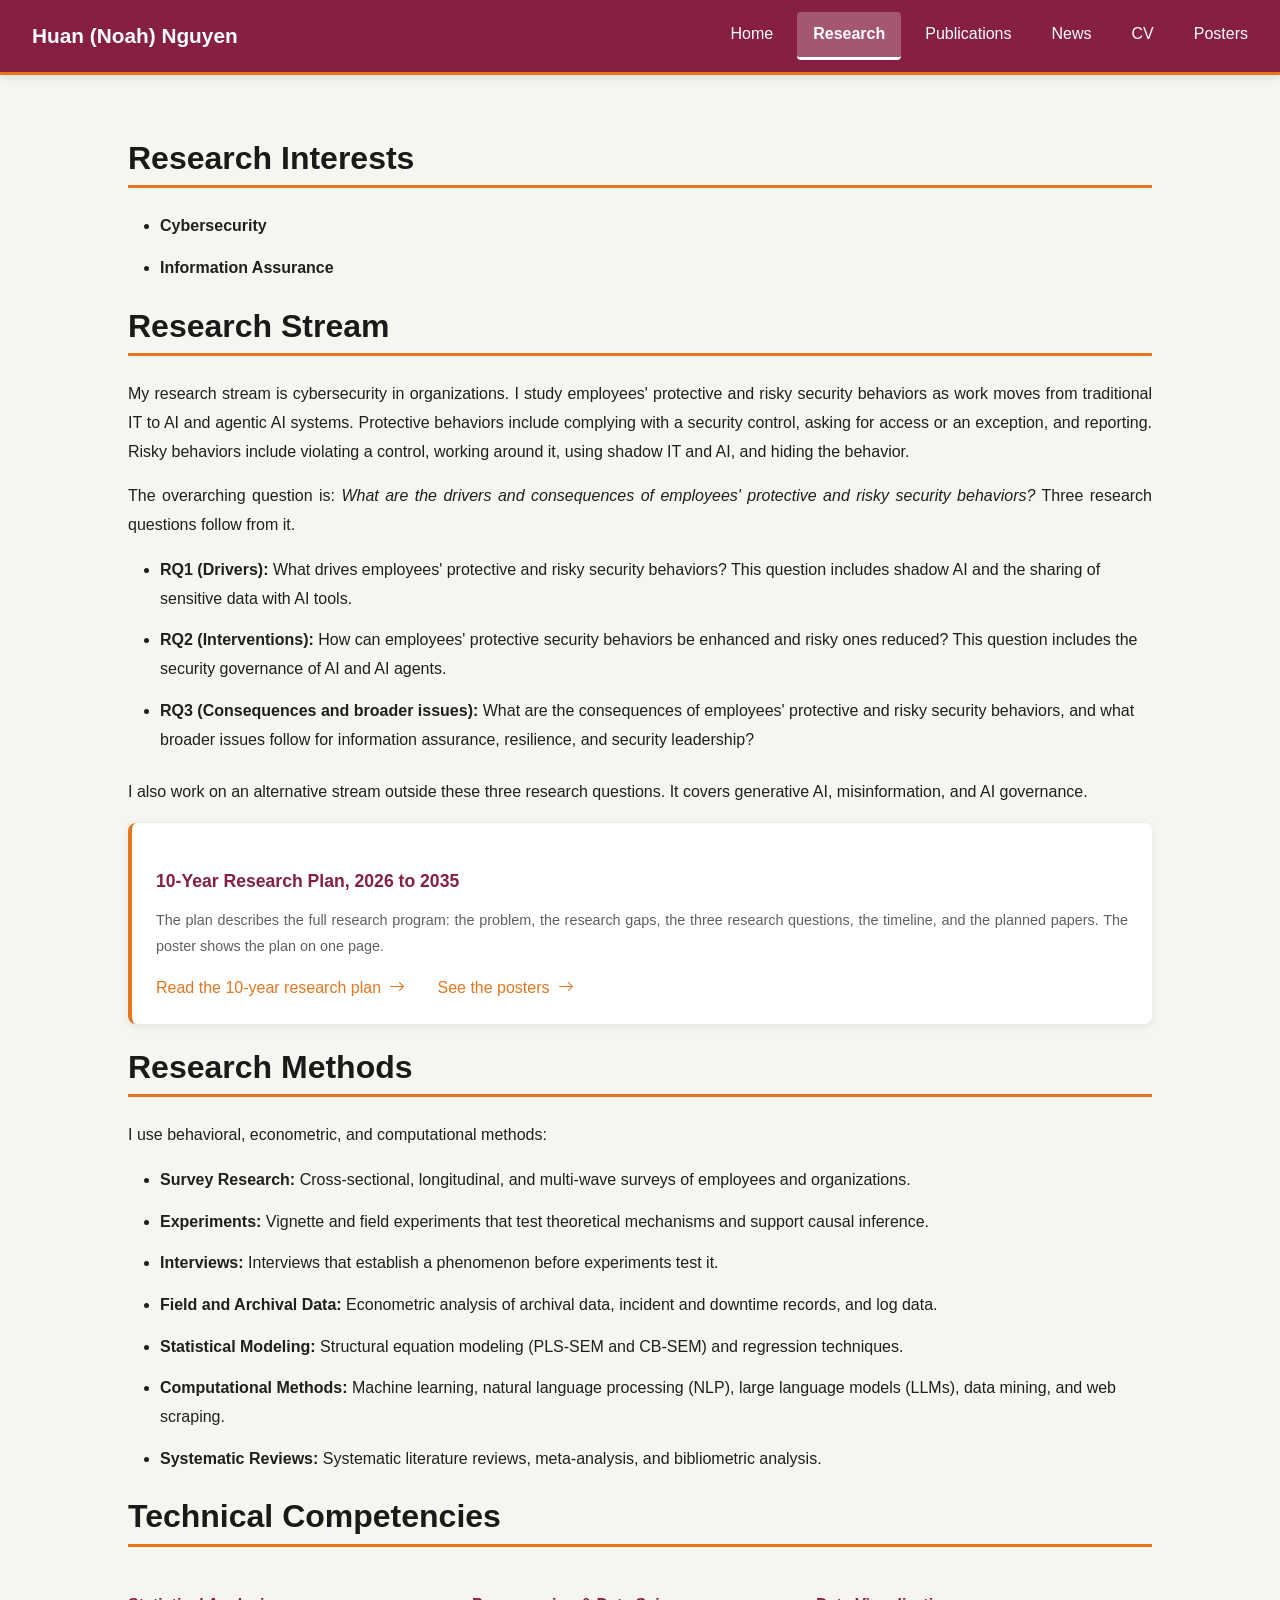
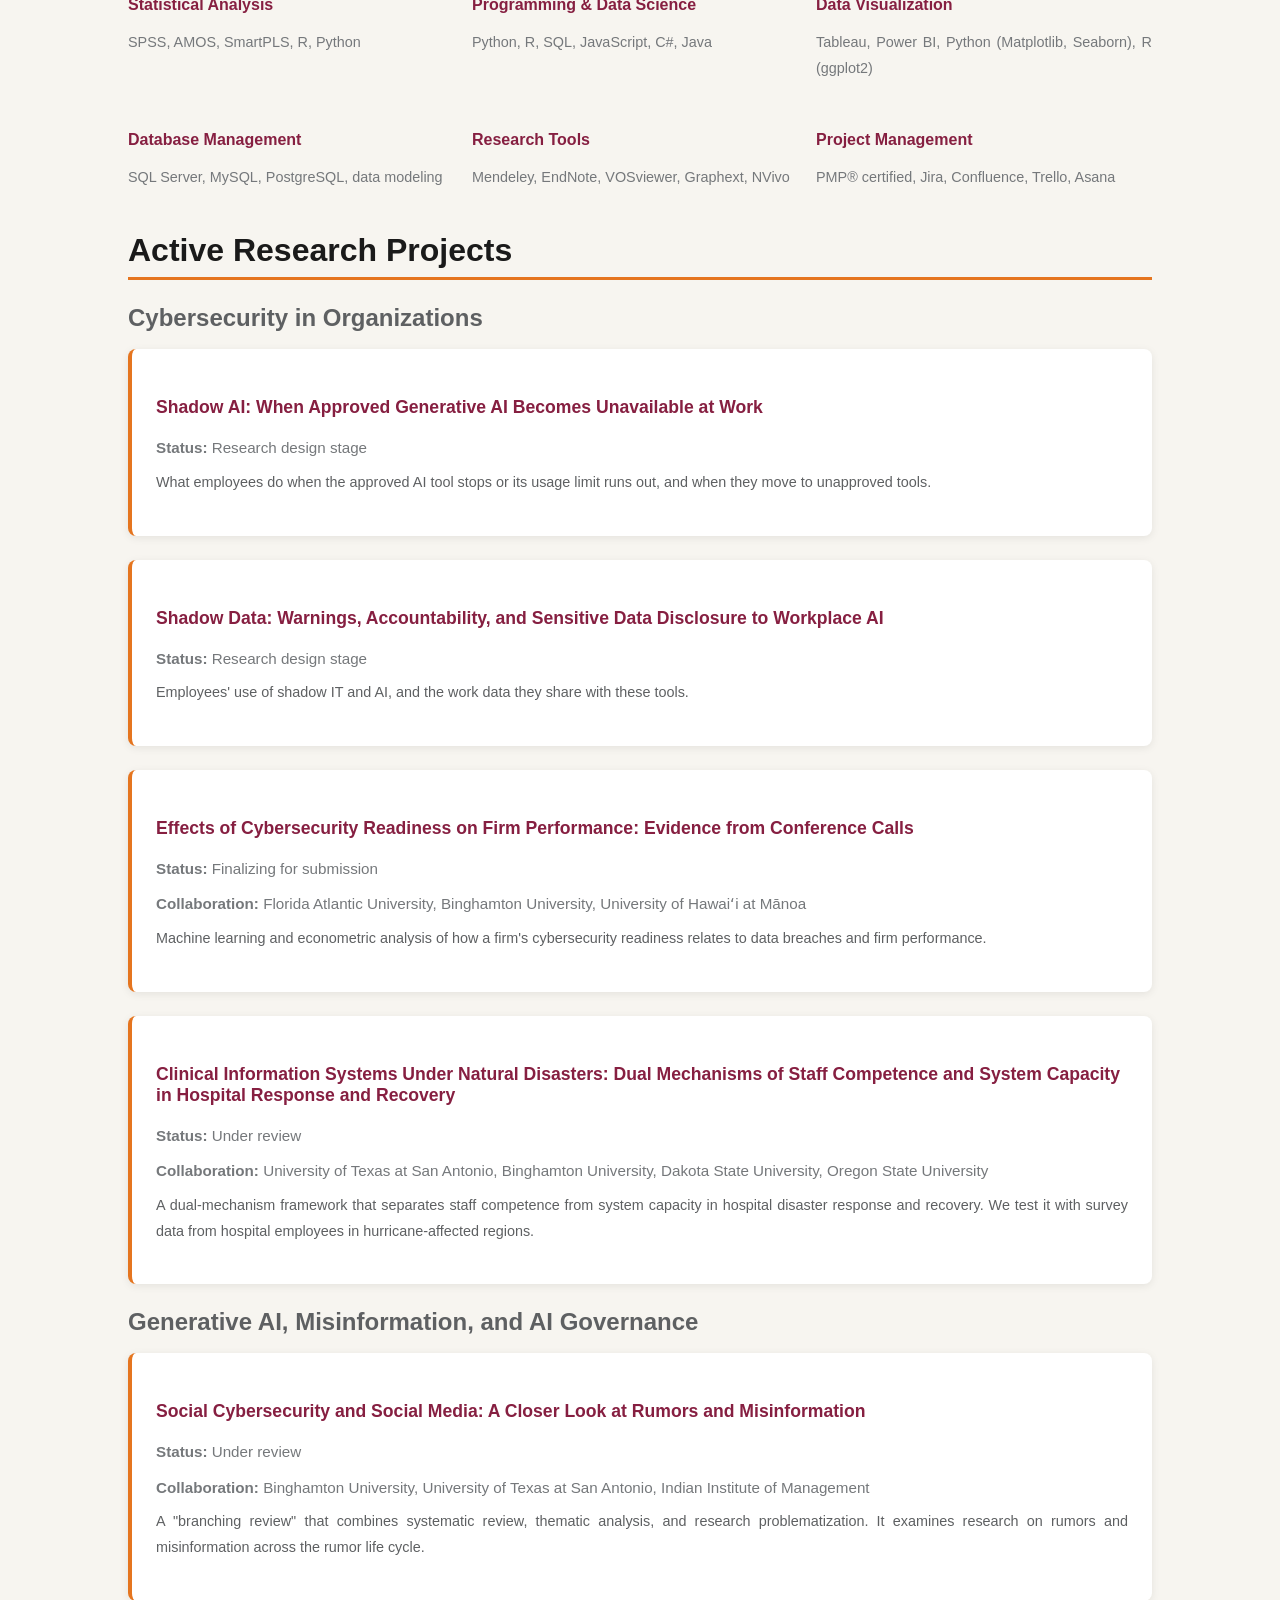
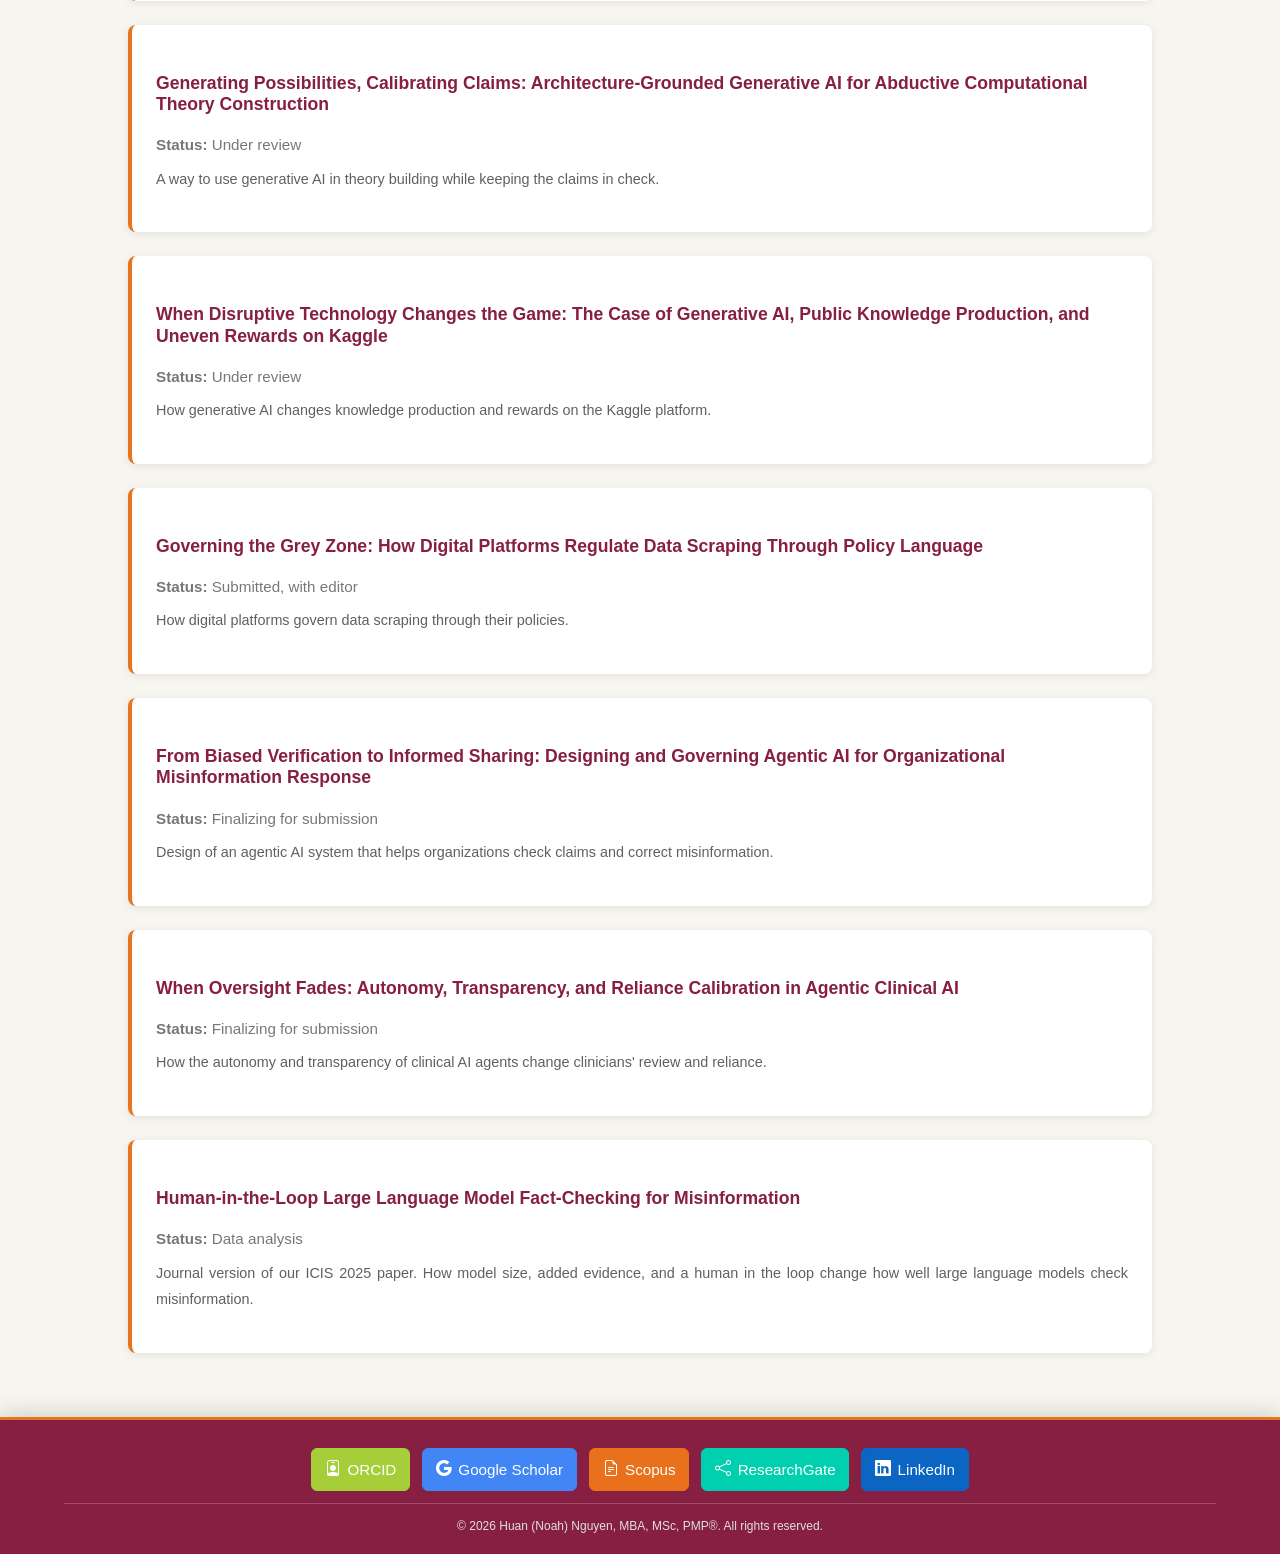
<file: research.html>
<!DOCTYPE html>
<html lang="en">

<head>
    <meta charset="UTF-8">
    <meta name="viewport" content="width=device-width, initial-scale=1.0">
    <title>Research - Huan (Noah) Nguyen, MBA, MSc, PMP®</title>
    <link rel="icon" type="image/svg+xml" href="favicon-maroon.svg">
    <!-- <link rel="alternate icon" type="image/svg+xml" href="favicon-orange.svg"> -->
    <!-- <link rel="alternate icon" type="image/x-icon" href="favicon.ico"> -->

    <!-- Bootstrap CSS -->
    <link href="https://cdn.jsdelivr.net/npm/bootstrap@5.3.0/dist/css/bootstrap.min.css" rel="stylesheet">

    <!-- Bootstrap Icons -->
    <link href="https://cdn.jsdelivr.net/npm/bootstrap-icons@1.11.0/font/bootstrap-icons.css" rel="stylesheet">

    <!-- Custom CSS -->
    <link rel="stylesheet" href="css/styles.css?v1.14">
</head>

<body>
    <!-- Shared Header -->
    <div id="site-header"></div>

    <!-- Main Content -->
    <div class="main-content">
        <section class="research">
            <h2>Research Interests</h2>
            <ul>
                <li><strong>Cybersecurity</strong></li>
                <li><strong>Information Assurance</strong></li>
            </ul>

            <h2>Research Stream</h2>
            <p>My research stream is cybersecurity in organizations. I study employees' protective and risky security
                behaviors as work moves from traditional IT to AI and agentic AI systems. Protective behaviors include
                complying with a security control, asking for access or an exception, and reporting. Risky behaviors
                include violating a control, working around it, using shadow IT and AI, and hiding the behavior.</p>
            <p>The overarching question is: <em>What are the drivers and consequences of employees' protective and
                    risky security behaviors?</em> Three research questions follow from it.</p>
            <ul>
                <li><strong>RQ1 (Drivers):</strong> What drives employees' protective and risky security behaviors?
                    This question includes shadow AI and the sharing of sensitive data with AI tools.</li>
                <li><strong>RQ2 (Interventions):</strong> How can employees' protective security behaviors be enhanced
                    and risky ones reduced? This question includes the security governance of AI and AI agents.</li>
                <li><strong>RQ3 (Consequences and broader issues):</strong> What are the consequences of employees'
                    protective and risky security behaviors, and what broader issues follow for information assurance,
                    resilience, and security leadership?</li>
            </ul>
            <p>I also work on an alternative stream outside these three research questions. It covers generative AI,
                misinformation, and AI governance.</p>

            <!-- Link to the 10-year research plan. Remove this block if the plan page is dropped. -->
            <div class="publication-item">
                <h3 class="research-heading" style="font-size: 1.1rem; font-weight: 600;">10-Year Research Plan, 2026
                    to 2035</h3>
                <p class="project-description">The plan describes the full research program: the problem, the research
                    gaps, the three research questions, the timeline, and the planned papers. The poster shows the plan
                    on one page.</p>
                <div style="display: flex; flex-wrap: wrap; gap: 0.5rem 2rem;">
                    <a href="10-year-plan.html" class="news-link">Read the 10-year research plan <i
                            class="bi bi-arrow-right"></i></a>
                    <a href="posters.html" class="news-link">See the posters <i class="bi bi-arrow-right"></i></a>
                </div>
            </div>

            <h2>Research Methods</h2>
            <p>I use behavioral, econometric, and computational methods:</p>
            <ul>
                <li><strong>Survey Research:</strong> Cross-sectional, longitudinal, and multi-wave surveys of
                    employees and organizations.</li>
                <li><strong>Experiments:</strong> Vignette and field experiments that test theoretical mechanisms and
                    support causal inference.</li>
                <li><strong>Interviews:</strong> Interviews that establish a phenomenon before experiments test it.
                </li>
                <li><strong>Field and Archival Data:</strong> Econometric analysis of archival data, incident and
                    downtime records, and log data.</li>
                <li><strong>Statistical Modeling:</strong> Structural equation modeling (PLS-SEM and CB-SEM) and
                    regression techniques.</li>
                <li><strong>Computational Methods:</strong> Machine learning, natural language processing (NLP), large
                    language models (LLMs), data mining, and web scraping.</li>
                <li><strong>Systematic Reviews:</strong> Systematic literature reviews, meta-analysis, and bibliometric
                    analysis.</li>
            </ul>

            <h2>Technical Competencies</h2>
            <div
                style="display: grid; grid-template-columns: repeat(auto-fit, minmax(300px, 1fr)); gap: 0.5rem; margin-top: 1rem;">
                <div>
                    <h4 class="research-heading">Statistical Analysis</h4>
                    <p class="tech-description">SPSS, AMOS, SmartPLS, R, Python</p>
                </div>
                <div>
                    <h4 class="research-heading">Programming & Data Science</h4>
                    <p class="tech-description">Python, R, SQL, JavaScript, C#, Java</p>
                </div>
                <div>
                    <h4 class="research-heading">Data Visualization</h4>
                    <p class="tech-description">Tableau, Power BI, Python (Matplotlib, Seaborn), R (ggplot2)</p>
                </div>
                <div>
                    <h4 class="research-heading">Database Management</h4>
                    <p class="tech-description">SQL Server, MySQL, PostgreSQL, data modeling</p>
                </div>
                <div>
                    <h4 class="research-heading">Research Tools</h4>
                    <p class="tech-description">Mendeley, EndNote, VOSviewer, Graphext, NVivo</p>
                </div>
                <div>
                    <h4 class="research-heading">Project Management</h4>
                    <p class="tech-description">PMP® certified, Jira, Confluence, Trello, Asana</p>
                </div>
            </div>

            <h2>Active Research Projects</h2>

            <h3>Cybersecurity in Organizations</h3>

            <div class="publication-item">
                <h3 class="research-heading" style="font-size: 1.1rem; font-weight: 600;">Shadow AI: When Approved Generative AI Becomes Unavailable at Work</h3>
                <p class="project-detail"><strong>Status:</strong> Research design stage</p>
                <p class="project-description">What employees do when the approved AI tool stops or its usage limit runs out, and when they move to unapproved tools.</p>
            </div>

            <div class="publication-item">
                <h3 class="research-heading" style="font-size: 1.1rem; font-weight: 600;">Shadow Data: Warnings, Accountability, and Sensitive Data Disclosure to Workplace AI</h3>
                <p class="project-detail"><strong>Status:</strong> Research design stage</p>
                <p class="project-description">Employees' use of shadow IT and AI, and the work data they share with these tools.</p>
            </div>

            <div class="publication-item">
                <h3 class="research-heading" style="font-size: 1.1rem; font-weight: 600;">Effects of Cybersecurity Readiness on Firm Performance: Evidence from Conference Calls</h3>
                <p class="project-detail"><strong>Status:</strong> Finalizing for submission</p>
                <p class="project-detail"><strong>Collaboration:</strong> Florida Atlantic University, Binghamton University, University of Hawaiʻi at Mānoa</p>
                <p class="project-description">Machine learning and econometric analysis of how a firm's cybersecurity readiness relates to data breaches and firm performance.</p>
            </div>

            <div class="publication-item">
                <h3 class="research-heading" style="font-size: 1.1rem; font-weight: 600;">Clinical Information Systems Under Natural Disasters: Dual Mechanisms of Staff Competence and System Capacity in Hospital Response and Recovery</h3>
                <p class="project-detail"><strong>Status:</strong> Under review</p>
                <p class="project-detail"><strong>Collaboration:</strong> University of Texas at San Antonio, Binghamton University, Dakota State University, Oregon State University</p>
                <p class="project-description">A dual-mechanism framework that separates staff competence from system capacity in hospital disaster response and recovery. We test it with survey data from hospital employees in hurricane-affected regions.</p>
            </div>

            <h3>Generative AI, Misinformation, and AI Governance</h3>

            <div class="publication-item">
                <h3 class="research-heading" style="font-size: 1.1rem; font-weight: 600;">Social Cybersecurity and Social Media: A Closer Look at Rumors and Misinformation</h3>
                <p class="project-detail"><strong>Status:</strong> Under review</p>
                <p class="project-detail"><strong>Collaboration:</strong> Binghamton University, University of Texas at San Antonio, Indian Institute of Management</p>
                <p class="project-description">A "branching review" that combines systematic review, thematic analysis, and research problematization. It examines research on rumors and misinformation across the rumor life cycle.</p>
            </div>

            <div class="publication-item">
                <h3 class="research-heading" style="font-size: 1.1rem; font-weight: 600;">Generating Possibilities, Calibrating Claims: Architecture-Grounded Generative AI for Abductive Computational Theory Construction</h3>
                <p class="project-detail"><strong>Status:</strong> Under review</p>
                <p class="project-description">A way to use generative AI in theory building while keeping the claims in check.</p>
            </div>

            <div class="publication-item">
                <h3 class="research-heading" style="font-size: 1.1rem; font-weight: 600;">When Disruptive Technology Changes the Game: The Case of Generative AI, Public Knowledge Production, and Uneven Rewards on Kaggle</h3>
                <p class="project-detail"><strong>Status:</strong> Under review</p>
                <p class="project-description">How generative AI changes knowledge production and rewards on the Kaggle platform.</p>
            </div>

            <div class="publication-item">
                <h3 class="research-heading" style="font-size: 1.1rem; font-weight: 600;">Governing the Grey Zone: How Digital Platforms Regulate Data Scraping Through Policy Language</h3>
                <p class="project-detail"><strong>Status:</strong> Submitted, with editor</p>
                <p class="project-description">How digital platforms govern data scraping through their policies.</p>
            </div>

            <div class="publication-item">
                <h3 class="research-heading" style="font-size: 1.1rem; font-weight: 600;">From Biased Verification to Informed Sharing: Designing and Governing Agentic AI for Organizational Misinformation Response</h3>
                <p class="project-detail"><strong>Status:</strong> Finalizing for submission</p>
                <p class="project-description">Design of an agentic AI system that helps organizations check claims and correct misinformation.</p>
            </div>

            <div class="publication-item">
                <h3 class="research-heading" style="font-size: 1.1rem; font-weight: 600;">When Oversight Fades: Autonomy, Transparency, and Reliance Calibration in Agentic Clinical AI</h3>
                <p class="project-detail"><strong>Status:</strong> Finalizing for submission</p>
                <p class="project-description">How the autonomy and transparency of clinical AI agents change clinicians' review and reliance.</p>
            </div>

            <div class="publication-item">
                <h3 class="research-heading" style="font-size: 1.1rem; font-weight: 600;">Human-in-the-Loop Large Language Model Fact-Checking for Misinformation</h3>
                <p class="project-detail"><strong>Status:</strong> Data analysis</p>
                <p class="project-description">Journal version of our ICIS 2025 paper. How model size, added evidence, and a human in the loop change how well large language models check misinformation.</p>
            </div>

            <div style="display: none;" aria-hidden="true">
                <h2>Manuscripts Under Review & In Preparation</h2>

                <div class="publication-item">
                    <h3 class="research-heading" style="font-size: 1.1rem; font-weight: 600;">Clinical information systems under natural disasters: Dual mechanisms of staff competence and system capacity in hospital response and recovery</h3>
                    <p class="author-list">Tran, T., Park, I., <strong>Nguyen, H. H.</strong>, &amp; Rao, H. R.</p>
                    <p class="journal-info"><em>MIS Quarterly</em> (Under review)</p>
                    <div style="display: flex; flex-wrap: wrap; gap: 0.5rem;">
                        <span class="badge bg-secondary">Under Review</span>
                        <span class="badge bg-primary">SJR Q1</span>
                        <span class="badge bg-success">ABS 4*</span>
                        <span class="badge bg-info">ABDC A*</span>
                    </div>
                </div>

                <div class="publication-item">
                    <h3 class="research-heading" style="font-size: 1.1rem; font-weight: 600;">Social cybersecurity and social media: A closer look at rumors and misinformation</h3>
                    <p class="author-list">Sringeswara, S., <strong>Nguyen, H. H.</strong>, Sharma, S. K., Tran, T., &amp; Rao, H. R.</p>
                    <p class="journal-info"><em>Information &amp; Management</em> (Under review)</p>
                    <div style="display: flex; flex-wrap: wrap; gap: 0.5rem;">
                        <span class="badge bg-secondary">Under Review</span>
                        <span class="badge bg-primary">SJR Q1</span>
                        <span class="badge bg-success">ABS 3</span>
                        <span class="badge bg-info">ABDC A*</span>
                    </div>
                </div>

                <div class="publication-item">
                    <h3 class="research-heading" style="font-size: 1.1rem; font-weight: 600;">Generating possibilities, calibrating claims: Architecture-grounded generative AI for abductive computational theory construction</h3>
                    <p class="author-list">Tran, T., Patel, H., <strong>Nguyen, H. H.</strong>, Gao, K., Pataci, H., &amp; Ghimire, H.</p>
                    <p class="journal-info"><em>Information Systems Research</em>, Special Issue on Generative AI and New Methods of Inquiry (Under review)</p>
                    <div style="display: flex; flex-wrap: wrap; gap: 0.5rem;">
                        <span class="badge bg-secondary">Under Review</span>
                        <span class="badge bg-primary">SJR Q1</span>
                        <span class="badge bg-success">ABS 4*</span>
                        <span class="badge bg-info">ABDC A*</span>
                    </div>
                </div>

                <div class="publication-item">
                    <h3 class="research-heading" style="font-size: 1.1rem; font-weight: 600;">When disruptive technology changes the game: The case of generative AI, public knowledge production, and uneven rewards on Kaggle</h3>
                    <p class="author-list">Qasmi, M. I., Nguyen, M., Tran, T., &amp; <strong>Nguyen, H. H.</strong></p>
                    <p class="journal-info"><em>Information Systems Research</em> (Under review)</p>
                    <div style="display: flex; flex-wrap: wrap; gap: 0.5rem;">
                        <span class="badge bg-secondary">Under Review</span>
                        <span class="badge bg-primary">SJR Q1</span>
                        <span class="badge bg-success">ABS 4*</span>
                        <span class="badge bg-info">ABDC A*</span>
                    </div>
                </div>

                <div class="publication-item">
                    <h3 class="research-heading" style="font-size: 1.1rem; font-weight: 600;">Governing the grey zone: How digital platforms regulate data scraping through policy language</h3>
                    <p class="author-list">Nguyen, N. H. M., <strong>Nguyen, H. H.</strong>, Nguyen, M., Tran, T., &amp; Kahai, S.</p>
                    <p class="journal-info"><em>MIS Quarterly</em>, Special Issue on Ethics, Regulation, and Policy (Submitted, with editor)</p>
                    <div style="display: flex; flex-wrap: wrap; gap: 0.5rem;">
                        <span class="badge bg-secondary">With Editor</span>
                        <span class="badge bg-primary">SJR Q1</span>
                        <span class="badge bg-success">ABS 4*</span>
                        <span class="badge bg-info">ABDC A*</span>
                    </div>
                </div>

                <div class="publication-item">
                    <h3 class="research-heading" style="font-size: 1.1rem; font-weight: 600;">Shadow AI: When approved generative AI becomes unavailable at work [Working title]</h3>
                    <p class="author-list"><strong>Nguyen, H. H.</strong> (with Dr. James)</p>
                    <p class="journal-info">Research design stage</p>
                    <div style="display: flex; flex-wrap: wrap; gap: 0.5rem;">
                        <span class="badge bg-secondary">Work in Progress</span>
                    </div>
                </div>

                <div class="publication-item">
                    <h3 class="research-heading" style="font-size: 1.1rem; font-weight: 600;">Shadow data: Warnings, accountability, and sensitive data disclosure to workplace AI [Working title]</h3>
                    <p class="author-list"><strong>Nguyen, H. H.</strong> (with Dr. Vance)</p>
                    <p class="journal-info">Research design stage</p>
                    <div style="display: flex; flex-wrap: wrap; gap: 0.5rem;">
                        <span class="badge bg-secondary">Work in Progress</span>
                    </div>
                </div>

                <div class="publication-item">
                    <h3 class="research-heading" style="font-size: 1.1rem; font-weight: 600;">Effects of cybersecurity readiness on firm performance: Evidence from conference calls</h3>
                    <p class="author-list">Nguyen, M., Jung, J., Dang, H., Tran, T., &amp; <strong>Nguyen, H. H.</strong></p>
                    <p class="journal-info">Finalizing for submission. Target: <em>Information Systems Research</em> or <em>Management Science</em></p>
                    <div style="display: flex; flex-wrap: wrap; gap: 0.5rem;">
                        <span class="badge bg-secondary">Finalizing Manuscript</span>
                        <span class="badge bg-primary">SJR Q1</span>
                        <span class="badge bg-success">ABS 4*</span>
                        <span class="badge bg-info">ABDC A*</span>
                    </div>
                </div>

                <div class="publication-item">
                    <h3 class="research-heading" style="font-size: 1.1rem; font-weight: 600;">From biased verification to informed sharing: Designing and governing agentic AI for organizational misinformation response</h3>
                    <p class="author-list">Tran, T., <strong>Nguyen, H. H.</strong>, Valecha, R., &amp; Rao, H. R.</p>
                    <p class="journal-info">Finalizing for submission. Target: <em>Journal of Management Information Systems</em>, Special Issue on Agentic Organizations</p>
                    <div style="display: flex; flex-wrap: wrap; gap: 0.5rem;">
                        <span class="badge bg-secondary">Finalizing Manuscript</span>
                        <span class="badge bg-primary">SJR Q1</span>
                        <span class="badge bg-success">ABS 4</span>
                        <span class="badge bg-info">ABDC A*</span>
                    </div>
                </div>

                <div class="publication-item">
                    <h3 class="research-heading" style="font-size: 1.1rem; font-weight: 600;">When oversight fades: Autonomy, transparency, and reliance calibration in agentic clinical AI</h3>
                    <p class="author-list">Sayeed, S. A., Ibrahim, F., Mahmud, J., <strong>Nguyen, H. H.</strong>, &amp; Nguyen, M.</p>
                    <p class="journal-info">Finalizing for submission. Target: <em>Journal of Management Information Systems</em></p>
                    <div style="display: flex; flex-wrap: wrap; gap: 0.5rem;">
                        <span class="badge bg-secondary">Finalizing Manuscript</span>
                        <span class="badge bg-primary">SJR Q1</span>
                        <span class="badge bg-success">ABS 4</span>
                        <span class="badge bg-info">ABDC A*</span>
                    </div>
                </div>

                <div class="publication-item">
                    <h3 class="research-heading" style="font-size: 1.1rem; font-weight: 600;">Human-in-the-loop large language model fact-checking for misinformation [Working title]</h3>
                    <p class="author-list">Vu-Minh, A., Vo, H., Hoang, D.-V., <strong>Nguyen, H. H.</strong>, Gao, K., &amp; Tran, T.</p>
                    <p class="journal-info">Data analysis. Target: <em>MIS Quarterly</em></p>
                    <div style="display: flex; flex-wrap: wrap; gap: 0.5rem;">
                        <span class="badge bg-secondary">Data Analysis</span>
                        <span class="badge bg-primary">SJR Q1</span>
                        <span class="badge bg-success">ABS 4*</span>
                        <span class="badge bg-info">ABDC A*</span>
                    </div>
                </div>
            </div>
        </section>
    </div>

    <!-- Footer -->
    <footer>
        <div class="footer-bar">
            <ul class="footer-links">
                <li><a target="_blank" rel="noopener" href="https://orcid.org/0000-0002-1646-8471" title="ORCID"><i
                            class="bi bi-person-badge"></i> ORCID</a></li>
                <li><a target="_blank" rel="noopener" href="https://scholar.google.com/citations?user=eHh0wWkAAAAJ"
                        title="Google Scholar"><i class="bi bi-google"></i> Google Scholar</a></li>
                <li><a target="_blank" rel="noopener"
                        href="https://www.scopus.com/authid/detail.uri?authorId=58810901600" title="Scopus"><i
                            class="bi bi-file-earmark-text"></i> Scopus</a></li>
                <li><a target="_blank" rel="noopener" href="https://www.researchgate.net/profile/Huan-Nguyen-52"
                        title="ResearchGate"><i class="bi bi-share"></i> ResearchGate</a></li>
                <li><a target="_blank" rel="noopener" href="https://www.linkedin.com/in/noahnguyenphd" title="LinkedIn"><i
                            class="bi bi-linkedin"></i> LinkedIn</a></li>
            </ul>
            <div class="footer-copyright">
                <p>© 2026 Huan (Noah) Nguyen, MBA, MSc, PMP®. All rights reserved.</p>
            </div>
        </div>
    </footer>

    <!-- Bootstrap JS -->
    <script src="https://cdn.jsdelivr.net/npm/bootstrap@5.3.0/dist/js/bootstrap.bundle.min.js"></script>

    <!-- Custom JS -->
    <script src="js/main.js"></script>
</body>

</html>
</file>
<file: css/styles.css>
/* Reset and Base Styles */
@font-face {
  font-family: 'Acherus';
  src: url('https://www.assets.cms.vt.edu/fonts/acherusgrotesque/acherusgrotesque_regular.woff2') format('woff2');
  font-weight: 400;
  font-style: normal;
  font-display: swap;
}

@font-face {
  font-family: 'Acherus';
  src: url('https://www.assets.cms.vt.edu/fonts/acherusgrotesque/acherusgrotesque_bold.woff2') format('woff2');
  font-weight: 600;
  font-style: normal;
  font-display: swap;
}

@font-face {
  font-family: 'gineso-condensed';
  src: url('https://www.assets.cms.vt.edu/fonts/gineso-condensed/Gineso-ConReg.woff2') format('woff2');
  font-weight: 400;
  font-style: normal;
  font-display: swap;
}

@font-face {
  font-family: 'gineso-condensed';
  src: url('https://www.assets.cms.vt.edu/fonts/gineso-condensed/Gineso-ConDem.woff2') format('woff2');
  font-weight: 600;
  font-style: normal;
  font-display: swap;
}

:root {
  --vt-maroon: #861F41;
  --vt-burnt-orange: #E5751F;
  --vt-hokie-stone: #75787B;
  --vt-grey: #D7D2CB;
  --vt-smoke: #E5E1E6;
  --vt-white: #FFFFFF;
  --vt-body-text: #1F1F1F;
  --vt-line: #D7D2CB;
  --vt-surface: #F7F5F0;
  --vt-muted: #75787B;
  --vt-muted-dark: #5E6062;
  --vt-soft-maroon: #F3E8EC;
}

html,
body {
  margin: 0;
  padding: 0;
  font-family: 'Acherus', 'Segoe UI', Arial, sans-serif;
  min-height: 100vh;
  box-sizing: border-box;
  color: var(--vt-body-text);
  background-color: var(--vt-white);
}

body {
  display: flex;
  flex-direction: column;
}

*,
*::before,
*::after {
  box-sizing: border-box;
}

a {
  cursor: pointer;
  text-decoration: none;
  color: inherit;
}

a:hover {
  color: var(--vt-burnt-orange);
}

/* Typography */
h1,
h2,
h3,
h4,
h5,
h6 {
  font-family: 'gineso-condensed', 'Acherus', sans-serif;
  font-weight: 600;
  color: #1a1a1a;
  margin-top: 1.5rem;
  margin-bottom: 1rem;
}

h1 {
  font-size: 2.5rem;
}

h2 {
  font-size: 2rem;
  border-bottom: 3px solid var(--vt-burnt-orange);
  padding-bottom: 0.5rem;
  margin-bottom: 1.5rem;
}

h3 {
  font-size: 1.5rem;
  color: var(--vt-muted-dark);
}

p {
  line-height: 1.8;
  margin-bottom: 1rem;
  text-align: justify;
}

ul,
ol {
  line-height: 1.8;
  margin-bottom: 1.5rem;
}

li {
  margin-bottom: 0.8rem;
}

/* Navbar Top Bar */
.navbar {
  position: sticky;
  top: 0;
  z-index: 1000;
  background: var(--vt-maroon);
  border-bottom: 3px solid var(--vt-burnt-orange);
  box-shadow: 0 2px 10px rgba(0, 0, 0, 0.1);
  padding: 0.75rem 0;
  width: 100%;
}

.navbar .container-fluid {
  padding-left: 1rem;
  padding-right: 1rem;
}

.navbar-brand {
  color: #fff !important;
  font-family: 'gineso-condensed', 'Acherus', sans-serif;
  font-weight: 600;
  font-size: 1.3rem;
  padding: 0.5rem 1rem;
  transition: color 0.3s ease;
}

.navbar-brand:hover {
  background-color: rgba(232, 119, 34, 0.12);
  border-color: var(--vt-burnt-orange);
  color: var(--vt-burnt-orange);
}

.navbar-toggler {
  border-color: rgba(255, 255, 255, 0.3);
}

.navbar-toggler-icon {
  background-image: url("data:image/svg+xml,%3csvg xmlns='http://www.w3.org/2000/svg' viewBox='0 0 30 30'%3e%3cpath stroke='rgba%28255, 255, 255, 0.8%29' stroke-linecap='round' stroke-miterlimit='10' stroke-width='2' d='M4 7h22M4 15h22M4 23h22'/%3e%3c/svg%3e");
}

.navbar .collapse {
  width: auto;
}

#navbarNav {
  width: auto;
}

#navbarNav ul {
  font-size: 1rem;
  padding: 0;
  list-style: none;
  margin: 0;
}

.navbar-nav {
  flex-direction: row;
  gap: 0.5rem;
}

.nav-item {
  margin: 0;
}

.navbar-nav .nav-link {
  color: #fff !important;
  font-weight: 400;
  padding: 0.5rem 1rem !important;
  border: none !important;
  border-radius: 4px !important;
  transition: all 0.3s ease;
  text-decoration: none;
  -webkit-tap-highlight-color: rgba(0, 0, 0, 0.1);
  touch-action: manipulation;
  display: inline-block !important;
}

.navbar-nav .nav-link:hover {
  background-color: rgba(255, 255, 255, 0.2) !important;
  border-color: rgba(255, 255, 255, 0.4) !important;
  color: #fff !important;
}

.navbar-nav .nav-link.active {
  background-color: rgba(255, 255, 255, 0.25) !important;
  border: none !important;
  border-bottom: 3px solid #fff !important;
  color: #fff !important;
  font-weight: 600 !important;
  display: inline-block !important;
}

/* Main Content */
.main-content {
  margin-left: 0;
  padding: 40px 10%;
  min-height: calc(100vh - 80px);
  flex: 1;
  background-color: var(--vt-surface);
}

/* Sections */
section {
  animation: fadeIn 0.6s ease-in;
  max-width: 1200px;
  margin: 0 auto;
}

@keyframes fadeIn {
  from {
    opacity: 0;
    transform: translateY(20px);
  }
  to {
    opacity: 1;
    transform: translateY(0);
  }
}

/* Home Section */
.home h1 {
  color: #1a1a1a;
  margin-bottom: 2rem;
  font-size: 2.8rem;
  text-align: center;
  font-weight: 700;
}

.home .profile-img {
  border-radius: 50%;
  box-shadow: 0 8px 16px rgba(0, 0, 0, 0.2);
  margin: 2rem auto;
  display: block;
  max-width: 300px;
  width: 40%;
  height: auto;
  object-fit: cover;
}

.home p {
  text-align: justify;
  font-size: 1.1rem;
  line-height: 1.8;
}

/* CV Section */
.cv-container {
  width: 100%;
  height: 800px;
  max-width: 100%;
}

.cv-container.hidden {
  display: none;
}

.cv-container iframe {
  width: 100%;
  height: 100%;
  border: 1px solid #ddd;
  border-radius: 8px;
  box-shadow: 0 4px 8px rgba(0, 0, 0, 0.1);
}

.loading-spinner {
  display: flex;
  justify-content: center;
  align-items: center;
  min-height: 500px;
}

.profile-img-container {
  width: 40%;
}

/* Publications Section */
.publications {
  max-width: 1200px;
  margin: 0 auto;
}

.publications h1 {
  color: #861F41;
  margin-bottom: 0.5rem;
}

.publications-intro {
  color: var(--vt-muted-dark);
  font-style: italic;
  margin-bottom: 2rem;
  font-size: 0.95rem;
}

.publication-item {
  background: #fff !important;
  border-left: 4px solid var(--vt-burnt-orange) !important;
  padding: 1.5rem !important;
  margin-bottom: 1.5rem !important;
  border-radius: 8px !important;
  box-shadow: 0 2px 8px rgba(0, 0, 0, 0.08) !important;
  transition: all 0.3s ease !important;
}

.publication-item:hover {
  box-shadow: 0 4px 16px rgba(0, 0, 0, 0.12) !important;
  transform: translateY(-2px) !important;
}

/* Publication Tabs */
#publicationTabs {
  border-bottom: 2px solid var(--vt-line);
  margin-bottom: 2rem;
  background-color: transparent;
  flex-wrap: nowrap !important;
  overflow-x: hidden !important;
  overflow-y: hidden !important;
  gap: 1rem !important;
  justify-content: space-between !important;
}

#publicationTabs .nav-link {
  color: var(--vt-muted-dark) !important;
  font-weight: 500 !important;
  border: none !important;
  border-bottom: 3px solid transparent !important;
  padding: 0.6rem 1.2rem !important;
  margin-right: 0 !important;
  transition: all 0.3s ease !important;
  background-color: transparent !important;
  border-radius: 0 !important;
  font-size: 0.95rem !important;
  overflow-x: hidden !important;
  white-space: nowrap !important;
}

#publicationTabs .nav-link:hover {
  color: var(--vt-burnt-orange) !important;
  border-bottom-color: var(--vt-burnt-orange) !important;
  background-color: transparent !important;
}

#publicationTabs .nav-link.active {
  color: var(--vt-burnt-orange) !important;
  font-weight: 600 !important;
  background-color: transparent !important;
  border-bottom-color: var(--vt-burnt-orange) !important;
}

#publicationTabs .nav-link i {
  margin-right: 0.5rem;
}

/* Mobile adjustments for tabs */
@media (max-width: 576px) {
  #publicationTabs .nav-link {
    font-size: 0.8rem !important;
    padding: 0.1rem 0.25rem !important;
    margin-right: 0.25rem !important;
  }
  
  #publicationTabs .nav-link i {
    margin-right: 0.3rem;
    font-size: 0.9rem;
  }
}

.tab-content {
  padding-top: 1.5rem;
  background-color: transparent;
  min-height: 200px;
}

.tab-pane {
  display: none !important;
  opacity: 0;
  transition: opacity 0.15s linear;
}

.tab-pane.show.active {
  display: block !important;
  opacity: 1;
}

.year-divider {
  color: #861F41;
  font-size: 1.5rem;
  font-weight: 600;
  margin-top: 2.5rem;
  margin-bottom: 1.5rem;
  padding-bottom: 0.5rem;
  border-bottom: 3px solid #861F41;
}

/* News Section */
.news {
  max-width: 1200px;
  margin: 0 auto;
}

.news h1 {
  color: #861F41;
  margin-bottom: 0.5rem;
}

.news-item {
  background: #fff;
  border-left: 4px solid var(--vt-burnt-orange);
  padding: 1.5rem;
  margin-bottom: 1.5rem;
  border-radius: 8px;
  box-shadow: 0 2px 8px rgba(0, 0, 0, 0.08);
  transition: all 0.3s ease;
}

.news-item:hover {
  box-shadow: 0 4px 16px rgba(0, 0, 0, 0.12);
  transform: translateY(-2px);
}

.news-date {
  color: var(--vt-muted-dark);
  font-size: 0.9rem;
  margin-bottom: 0.75rem;
  font-weight: 500;
}

.news-date i {
  color: var(--vt-burnt-orange);
  margin-right: 0.5rem;
}

.news-title {
  color: #861F41;
  font-size: 1.3rem;
  font-weight: 600;
  margin-bottom: 0.75rem;
}

.news-content {
  color: var(--vt-muted);
  line-height: 1.7;
  margin-bottom: 1rem;
}

.news-link {
  color: var(--vt-burnt-orange);
  text-decoration: none;
  font-weight: 500;
  transition: all 0.3s ease;
}

.news-link:hover {
  color: #861F41;
  text-decoration: underline;
}

.news-link i {
  margin-left: 0.25rem;
  transition: margin-left 0.3s ease;
}

.news-link:hover i {
  margin-left: 0.5rem;
}

/* News Detail Page */
.news-detail {
  max-width: 900px;
  margin: 0 auto;
}

.news-back-link {
  margin-bottom: 2rem;
}

.news-back-link a {
  color: var(--vt-burnt-orange);
  text-decoration: none;
  font-weight: 500;
  transition: color 0.3s ease;
}

.news-back-link a:hover {
  color: #861F41;
}

.news-back-link i {
  margin-right: 0.5rem;
}

.news-header {
  margin-bottom: 2rem;
  padding-bottom: 1.5rem;
  border-bottom: 2px solid var(--vt-line);
}

.news-header h1 {
  color: #861F41;
  font-size: 2rem;
  margin-top: 0.5rem;
  margin-bottom: 0;
}

.news-body {
  line-height: 1.8;
}

.news-body h2 {
  color: #861F41;
  font-size: 1.5rem;
  margin-top: 2rem;
  margin-bottom: 1rem;
  border-bottom: 2px solid var(--vt-burnt-orange);
  padding-bottom: 0.5rem;
}

.news-body p {
  color: var(--vt-muted);
  margin-bottom: 1.5rem;
}

.news-body ul {
  color: var(--vt-muted);
  margin-bottom: 1.5rem;
  padding-left: 2rem;
}

.news-body ul li {
  margin-bottom: 0.75rem;
}

.news-gallery {
  margin: 2rem 0;
}

.news-gallery .img-fluid {
  box-shadow: 0 4px 12px rgba(0, 0, 0, 0.1);
  transition: transform 0.3s ease;
}

.news-gallery .img-fluid:hover {
  transform: scale(1.02);
}

.news-footer {
  margin-top: 3rem;
  padding-top: 2rem;
  border-top: 2px solid var(--vt-line);
}

.news-footer a {
  color: var(--vt-burnt-orange);
  text-decoration: none;
}

.news-footer a:hover {
  text-decoration: underline;
}

/* Publication Details */
.pub-title {
  color: #861F41;
  font-size: 1.1rem;
  font-weight: 600;
  margin-bottom: 0.75rem;
  line-height: 1.4;
}

.pub-authors {
  color: var(--vt-muted);
  margin-bottom: 0.5rem;
  font-size: 0.95rem;
}

.pub-authors strong {
  color: #861F41;
  font-weight: 600;
}

.pub-venue {
  color: var(--vt-muted-dark);
  font-style: italic;
  margin-bottom: 0.75rem;
  font-size: 0.9rem;
}

.doi-link {
  color: var(--vt-burnt-orange);
  text-decoration: none;
  font-style: normal;
  word-break: break-all;
  transition: color 0.3s ease;
}

.doi-link:hover {
  color: var(--vt-burnt-orange);
  text-decoration: underline;
}

.research-heading {
  color: #861F41;
  font-size: 1rem;
}

.tech-description {
  color: var(--vt-muted);
  font-size: 0.9rem;
}

.project-description {
  color: var(--vt-muted-dark);
  font-size: 0.9rem;
}

.project-detail {
  color: var(--vt-muted);
  font-size: 0.95rem;
  margin-bottom: 0.5rem;
}

.author-list {
  color: var(--vt-muted);
  margin-bottom: 0.5rem;
  font-size: 0.95rem;
}

.journal-info {
  color: var(--vt-muted-dark);
  font-style: italic;
  margin-bottom: 0.25rem;
  font-size: 0.9rem;
}

.pub-metrics {
  display: flex;
  flex-wrap: wrap;
  gap: 0.25rem;
  align-items: center;
  margin-top: 0.3rem;
}

.pub-metrics .badge {
  font-size: 0.8rem;
  padding: 0.3rem 0.5rem;
  font-weight: 500;
}

/* Citation Styles */
.citation-icon {
  color: #861F41;
  font-size: 0.8rem;
  margin-left: 0.3rem;
  text-decoration: none;
  transition: all 0.3s ease;
  display: inline-flex;
  align-items: center;
  vertical-align: middle;
  background: #FFF5F0;
  padding: 0.3rem 0.5rem;
  border-radius: 4px;
  border: 1px solid var(--vt-burnt-orange);
}

.citation-icon:hover {
  color: #ffffff;
  background: var(--vt-burnt-orange);
  transform: scale(1.05);
}

.copy-btn {
  background: #28a745;
  color: white;
  border: none;
  padding: 0.4rem 0.8rem;
  border-radius: 4px;
  cursor: pointer;
  font-size: 0.85rem;
  display: flex;
  align-items: center;
  gap: 0.3rem;
  transition: all 0.3s ease;
}

.copy-btn:hover {
  background: #218838;
  transform: scale(1.05);
}

.copy-btn i {
  font-size: 1rem;
}

.citation-box {
  background-color: var(--vt-surface);
  border-left: 1px solid #861F41;
  padding: 0.5rem;
  margin-top: 0.5rem;
  border-radius: 4px;
}

.citation-text {
  font-family: 'Courier New', monospace;
  font-size: 0.9rem;
  line-height: 1.6;
  color: #333;
  margin-bottom: 0;
}

/* Blog Section */
.blogs .title-section {
  text-align: center;
  margin-bottom: 3rem;
  padding: 2.5rem 2rem;
  background: linear-gradient(135deg, var(--vt-maroon) 0%, var(--vt-burnt-orange) 100%);
  color: #fff;
  border-radius: 0;
  box-shadow: 0 4px 15px rgba(0, 0, 0, 0.1);
}

.blogs .main-title {
  font-size: 2.5rem;
  margin-bottom: 1rem;
  color: #fff;
  font-weight: 700;
}

.blogs .subtitle {
  font-size: 1.3rem;
  font-weight: 400;
  color: #F3E8EC;
  border: none;
}

.blogs h1 {
  color: #1a1a1a;
  margin-top: 2.5rem;
  padding-top: 1.5rem;
  border-top: 2px solid var(--vt-line);
}

.blogs h1:first-of-type {
  border-top: none;
  padding-top: 0;
}

.blogs h3 {
  color: var(--vt-burnt-orange);
  margin-top: 1.5rem;
  font-weight: 600;
}

.blogs table {
  width: 100%;
}

.blogs table th {
  background-color: #861F41;
  color: #fff;
  padding: 12px;
  text-align: left;
  font-weight: 600;
}

.blogs table td {
  padding: 12px;
  border: 1px solid #ddd;
}

.blogs table tbody tr:nth-child(even) {
  background-color: var(--vt-surface);
}

.blogs a {
  color: var(--vt-burnt-orange);
  text-decoration: none;
  border-bottom: 1px solid var(--vt-burnt-orange);
}

.blogs a:hover {
  color: var(--vt-maroon);
  border-bottom-color: var(--vt-maroon);
}

/* Contact Section */
.contact h2 {
  color: var(--vt-muted-dark);
  margin-bottom: 2rem;
}

.contact form {
  max-width: 600px;
}

.contact label {
  font-weight: 500;
  color: #1a1a1a;
  margin-bottom: 0.5rem;
  display: block;
}

.contact input,
.contact textarea {
  border: 1px solid #cccccc;
  border-radius: 4px;
  transition: border-color 0.3s ease, box-shadow 0.3s ease;
}

.contact input:focus,
.contact textarea:focus {
  border-color: var(--vt-burnt-orange);
  box-shadow: 0 0 0 0.2rem rgba(134, 31, 65, 0.2);
  outline: none;
}

.contact .btn-primary {
  background-color: var(--vt-burnt-orange);
  border-color: var(--vt-burnt-orange);
  padding: 12px 35px;
  font-size: 1rem;
  font-weight: 600;
  transition: all 0.3s ease;
  border-radius: 4px;
  cursor: pointer;
  -webkit-tap-highlight-color: rgba(0, 0, 0, 0.1);
  touch-action: manipulation;
  min-height: 44px;
}

.contact .btn-primary:hover {
  background-color: var(--vt-maroon);
  border-color: var(--vt-maroon);
  transform: translateY(-2px);
  box-shadow: 0 6px 12px rgba(0, 0, 0, 0.15);
}

.contact .btn-primary:active {
  transform: translateY(0);
}

.contact .btn-primary:disabled {
  background-color: #95a5a6;
  border-color: #95a5a6;
  cursor: not-allowed;
  transform: none;
}

.contact .alert {
  margin-top: 1rem;
  border-radius: 4px;
}

/* Footer */
footer {
  background: var(--vt-maroon);
  border-top: 3px solid var(--vt-burnt-orange);
  color: #fff;
  padding: 1rem 5%;
  margin-left: 0;
  text-align: center;
  margin-top: auto;
  width: 100%;
  box-shadow: 0 -4px 20px rgba(0, 0, 0, 0.15);
}

.footer-bar {
  max-width: 1200px;
  margin: 0 auto;
  width: 100%;
}

.footer-title h3 {
  color: #fff;
  font-size: 1.1rem;
  font-weight: 600;
  margin-bottom: 0.2rem;
  border-bottom: none;
}

.footer-subtitle {
  color: var(--vt-soft-maroon);
  font-size: 0.8rem;
  font-style: italic;
  margin-bottom: 0.75rem;
}

.footer-links {
  list-style: none;
  padding: 0;
  margin: 0.75rem 0;
  display: flex;
  justify-content: center;
  gap: 0.75rem;
  flex-wrap: nowrap;
}

.footer-links li {
  display: inline-flex;
  margin: 0;
}

.footer-links a {
  color: #fff;
  text-decoration: none;
  font-weight: 400;
  font-size: 0.95rem;
  padding: 0.4rem 0.8rem;
  border-radius: 6px;
  transition: all 0.3s ease;
  display: inline-flex;
  align-items: center;
  gap: 0.4rem;
  background-color: rgba(134, 31, 65, 0.18);
  border: 1px solid rgba(255, 255, 255, 0.35);
}

.footer-links a i {
  font-size: 1rem;
}

.footer-links a:hover {
  transform: translateY(-2px);
  box-shadow: 0 4px 12px rgba(134, 31, 65, 0.35);
}

/* Brand-specific colors for footer links */
.footer-links a[href*="orcid.org"] {
  background-color: #A6CE39;
  border-color: #A6CE39;
}

.footer-links a[href*="orcid.org"]:hover {
  background-color: #8fb330;
  border-color: #8fb330;
  color: #fff;
  box-shadow: 0 4px 12px rgba(166, 206, 57, 0.4);
}

.footer-links a[href*="scholar.google.com"] {
  background-color: #4285F4;
  border-color: #4285F4;
}

.footer-links a[href*="scholar.google.com"]:hover {
  background-color: #3367D6;
  border-color: #3367D6;
  color: #fff;
  box-shadow: 0 4px 12px rgba(66, 133, 244, 0.4);
}

.footer-links a[href*="scopus.com"] {
  background-color: #E9711C;
  border-color: #E9711C;
}

.footer-links a[href*="scopus.com"]:hover {
  background-color: #d06319;
  border-color: #d06319;
  color: #fff;
  box-shadow: 0 4px 12px rgba(233, 113, 28, 0.4);
}

.footer-links a[href*="researchgate.net"] {
  background-color: #00D0AF;
  border-color: #00D0AF;
}

.footer-links a[href*="researchgate.net"]:hover {
  background-color: #00b396;
  border-color: #00b396;
  color: #fff;
  box-shadow: 0 4px 12px rgba(0, 208, 175, 0.4);
}

.footer-links a[href*="linkedin.com"] {
  background-color: #0A66C2;
  border-color: #0A66C2;
}

.footer-links a[href*="linkedin.com"]:hover {
  background-color: #084d92;
  border-color: #084d92;
  color: #fff;
  box-shadow: 0 4px 12px rgba(10, 102, 194, 0.4);
}

.footer-copyright {
  margin-top: 0.75rem;
  padding-top: 0.75rem;
  border-top: 1px solid rgba(255, 255, 255, 0.2);
}

.footer-copyright p {
  color: #e0e0e0;
  font-size: 0.75rem;
  margin: 0;
  text-align: center;
}

/* Responsive Design */
@media (max-width: 999px) {
  .hide-on-mobile {
    display: none !important;
  }

  .main-content {
    margin-left: 0;
    padding: 20px 15px;
    min-height: calc(100vh - 80px);
  }

  footer {
    margin-left: 0;
    width: 100%;
  }

  .footer-links {
    flex-direction: row;
    flex-wrap: nowrap;
    gap: 0.4rem;
  }

  h1 {
    font-size: 2rem;
  }

  h2 {
    font-size: 1.6rem;
  }

  h3 {
    font-size: 1.3rem;
  }

  .home h1 {
    font-size: 2rem;
  }

  .home .profile-img {
    width: 60%;
    max-width: 250px;
  }

  .blogs .main-title {
    font-size: 1.8rem;
  }

  .blogs .subtitle {
    font-size: 1.1rem;
  }

  .blogs .title-section {
    padding: 1.5rem 1rem;
  }
  
  .blogs .subtitle {
    font-size: 1.1rem;
  }
}

/* Utility Classes */
.text-center {
  text-align: center;
}

.text-justify {
  text-align: justify;
}

/* Loading Spinner */
.spinner-border {
  display: inline-block;
  width: 2rem;
  height: 2rem;
  vertical-align: text-bottom;
  border: 0.25em solid currentColor;
  border-right-color: transparent;
  border-radius: 50%;
  animation: spinner-border 0.75s linear infinite;
}

@keyframes spinner-border {
  to {
    transform: rotate(360deg);
  }
}

/* Smooth Scrolling */
html {
  scroll-behavior: smooth;
}

/* Form Validation Styles */
.invalid-feedback {
  display: none;
  width: 100%;
  margin-top: 0.25rem;
  font-size: 0.875rem;
  color: #dc3545;
}

.was-validated .form-control:invalid ~ .invalid-feedback,
.form-control.is-invalid ~ .invalid-feedback {
  display: block;
}

.was-validated .form-control:invalid,
.form-control.is-invalid {
  border-color: #dc3545;
}

.was-validated .form-control:valid,
.form-control.is-valid {
  border-color: #28a745;
}

/* Tablets and below (992px) */
@media (max-width: 992px) {
  .main-content {
    padding: 2rem 5%;
  }

  h1 {
    font-size: 2rem;
  }

  h2 {
    font-size: 1.75rem;
  }

  .home .profile-img {
    width: 50%;
    max-width: 250px;
  }

  .footer-links {
    gap: 0.5rem;
  }

  .footer-links a {
    font-size: 0.7rem;
    padding: 0.3rem 0.5rem;
  }
}

/* Tablets portrait and below (768px) */
@media (max-width: 768px) {
  .navbar {
    width: 100%;
  }

  .navbar-nav {
    flex-direction: column;
    gap: 0;
  }

  .nav-link {
    padding: 0.75rem 1rem !important;
    border-bottom: 1px solid rgba(255, 255, 255, 0.1);
    background-color: transparent !important;
    border-left: none !important;
    border-right: none !important;
    border-top: none !important;
  }

  .nav-link.active {
    border: none !important;
    border-bottom: 1px solid rgba(255, 255, 255, 0.1) !important;
    border-left: 3px solid #fff !important;
    background-color: rgba(255, 255, 255, 0.05) !important;
  }

  .main-content {
    padding: 1.5rem 3%;
  }

  h1 {
    font-size: 1.75rem;
  }

  h2 {
    font-size: 1.5rem;
  }

  h3 {
    font-size: 1.25rem;
  }

  .home .profile-img {
    width: 60%;
    max-width: 200px;
  }

  footer {
    padding: 1.5rem 3%;
  }

  .footer-title h3 {
    font-size: 1.1rem;
  }

  .footer-subtitle {
    font-size: 0.8rem;
  }

  .footer-links {
    flex-direction: row;
    flex-wrap: nowrap;
    gap: 0.5rem;
    align-items: center;
    justify-content: center;
  }

  .footer-links a {
    font-size: 0.8rem;
    padding: 0.25rem 0.4rem;
  }

  .footer-links a i {
    font-size: 0.75rem;
  }

  .footer-copyright p {
    font-size: 0.75rem;
  }

  /* Blog adjustments */
  .blogs .main-title {
    font-size: 2rem;
  }

  .blogs .subtitle {
    font-size: 1.1rem;
  }

  .blog-post {
    padding: 1.5rem;
  }

  /* Form adjustments */
  .contact form {
    padding: 1rem;
  }

  /* CV container */
  .cv-container {
    height: 700px;
  }
  
  .loading-spinner {
    min-height: 450px;
  }
}

/* Mobile phones (576px) */
@media (max-width: 576px) {
  body {
    padding-top: 0;
  }

  .navbar {
    padding: 0.5rem 0;
  }

  .navbar-toggler {
    padding: 0.4rem;
  }

  .navbar-brand {
    font-size: 1.1rem;
    padding: 0.5rem;
  }

  .main-content {
    padding: 1rem 0.75rem;
  }

  h1 {
    font-size: 1.5rem;
  }

  h2 {
    font-size: 1.25rem;
    padding-bottom: 0.3rem;
  }

  h3 {
    font-size: 1.1rem;
  }

  p, ul, ol {
    font-size: 0.95rem;
    line-height: 1.6;
  }

  .home .profile-img {
    width: 70%;
    max-width: 180px;
  }

  .navbar-nav {
    padding: 0.5rem 0;
  }

  .nav-link {
    padding: 0.75rem 1rem !important;
    font-size: 0.95rem;
  }

  footer {
    padding: 1rem 0.75rem;
  }

  .footer-links {
    gap: 0.28rem;
  }

  .footer-links a {
    font-size: 0.6rem;
    padding: 0.22rem 0.3rem;
    gap: 0.25rem;
  }

  .footer-links a i {
    font-size: 0.7rem;
  }

  /* Blog adjustments */
  .blogs .title-section {
    padding: 1.5rem 1rem;
  }

  .blogs .main-title {
    font-size: 1.5rem;
  }

  .blogs .subtitle {
    font-size: 1rem;
  }

  .blog-post {
    padding: 1rem;
    margin-bottom: 1.5rem;
  }

  .blog-post h3 {
    font-size: 1.1rem;
  }

  /* Contact form */
  .contact h2 {
    font-size: 1.25rem;
  }

  .form-group label {
    font-size: 0.9rem;
  }

  .btn {
    padding: 0.5rem 1rem;
    font-size: 0.9rem;
  }

  /* CV container */
  .cv-container {
    height: 600px;
  }
  
  .loading-spinner {
    min-height: 400px;
  }

  /* Lists */
  ul, ol {
    padding-left: 1rem;
  }

  li {
    margin-bottom: 0.6rem;
  }
}

/* iPhone 14 Pro Max and similar larger phones (414px-430px) */
@media (max-width: 430px) and (min-width: 414px) {
  .footer-links {
    gap: 0.18rem;
  }
  
  .footer-links a {
    font-size: 0.68rem;
    padding: 0.2rem 0.26rem;
    gap: 0.22rem;
  }
  
  .footer-links a i {
    font-size: 0.68rem;
  }
}

/* iPhone 13 Pro and similar (375px-413px) */
@media (max-width: 413px) and (min-width: 375px) {
  .footer-links {
    gap: 0.12rem;
  }
  
  .footer-links a {
    font-size: 0.7rem;
    padding: 0.18rem 0.22rem;
    gap: 0.2rem;
  }
  
  .footer-links a i {
    font-size: 0.6rem;
  }
}

/* Small mobile phones (400px) */
@media (max-width: 400px) {
  h1 {
    font-size: 1.3rem;
  }

  h2 {
    font-size: 1.1rem;
  }

  .main-content {
    padding: 0.75rem 0.5rem;
  }

  .footer-links {
    gap: 0.08rem;
  }
  
  .footer-links a {
    font-size: 0.60rem;
    padding: 0.16rem 0.2rem;
    gap: 0.18rem;
  }
  
  .footer-links a i {
    font-size: 0.55rem;
  }

  .home .profile-img {
    width: 80%;
    max-width: 150px;
  }

  .blogs .main-title {
    font-size: 1.3rem;
  }

  .blogs .subtitle {
    font-size: 0.9rem;
  }

  .cv-container {
    height: 500px;
  }
  
  .loading-spinner {
    min-height: 350px;
  }
}

/* Landscape orientation adjustments */
@media (max-height: 600px) and (orientation: landscape) {
  .navbar {
    padding-top: 1rem;
  }

  .navbar-nav .nav-link {
    padding: 0.5rem 1rem;
  }

  .profile-img {
    max-width: 100px;
  }
}

/* Print styles */
@media print {
  .navbar,
  footer,
  .navbar-toggler {
    display: none;
  }

  .main-content {
    margin-left: 0;
    padding: 0;
  }

  body {
    padding-top: 0;
  }

  a[href]:after {
    content: " (" attr(href) ")";
  }
}
</file>
